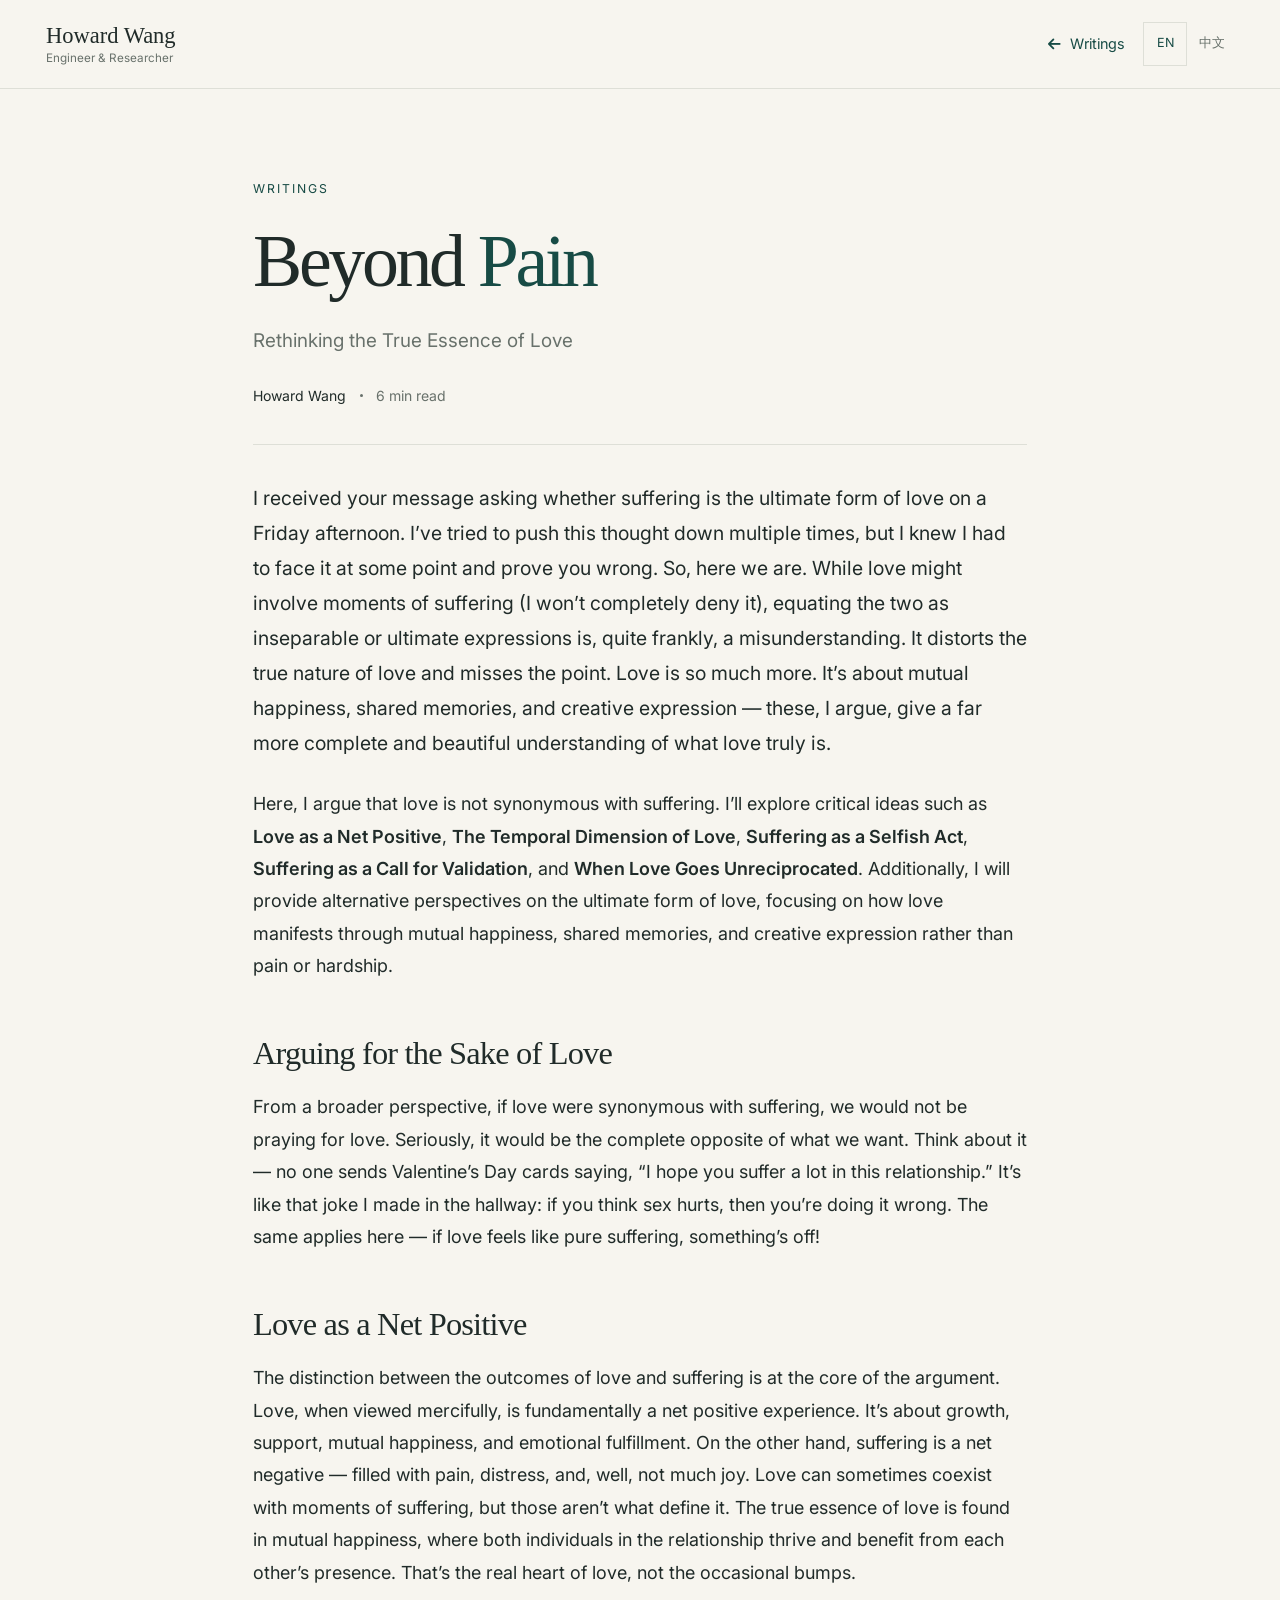
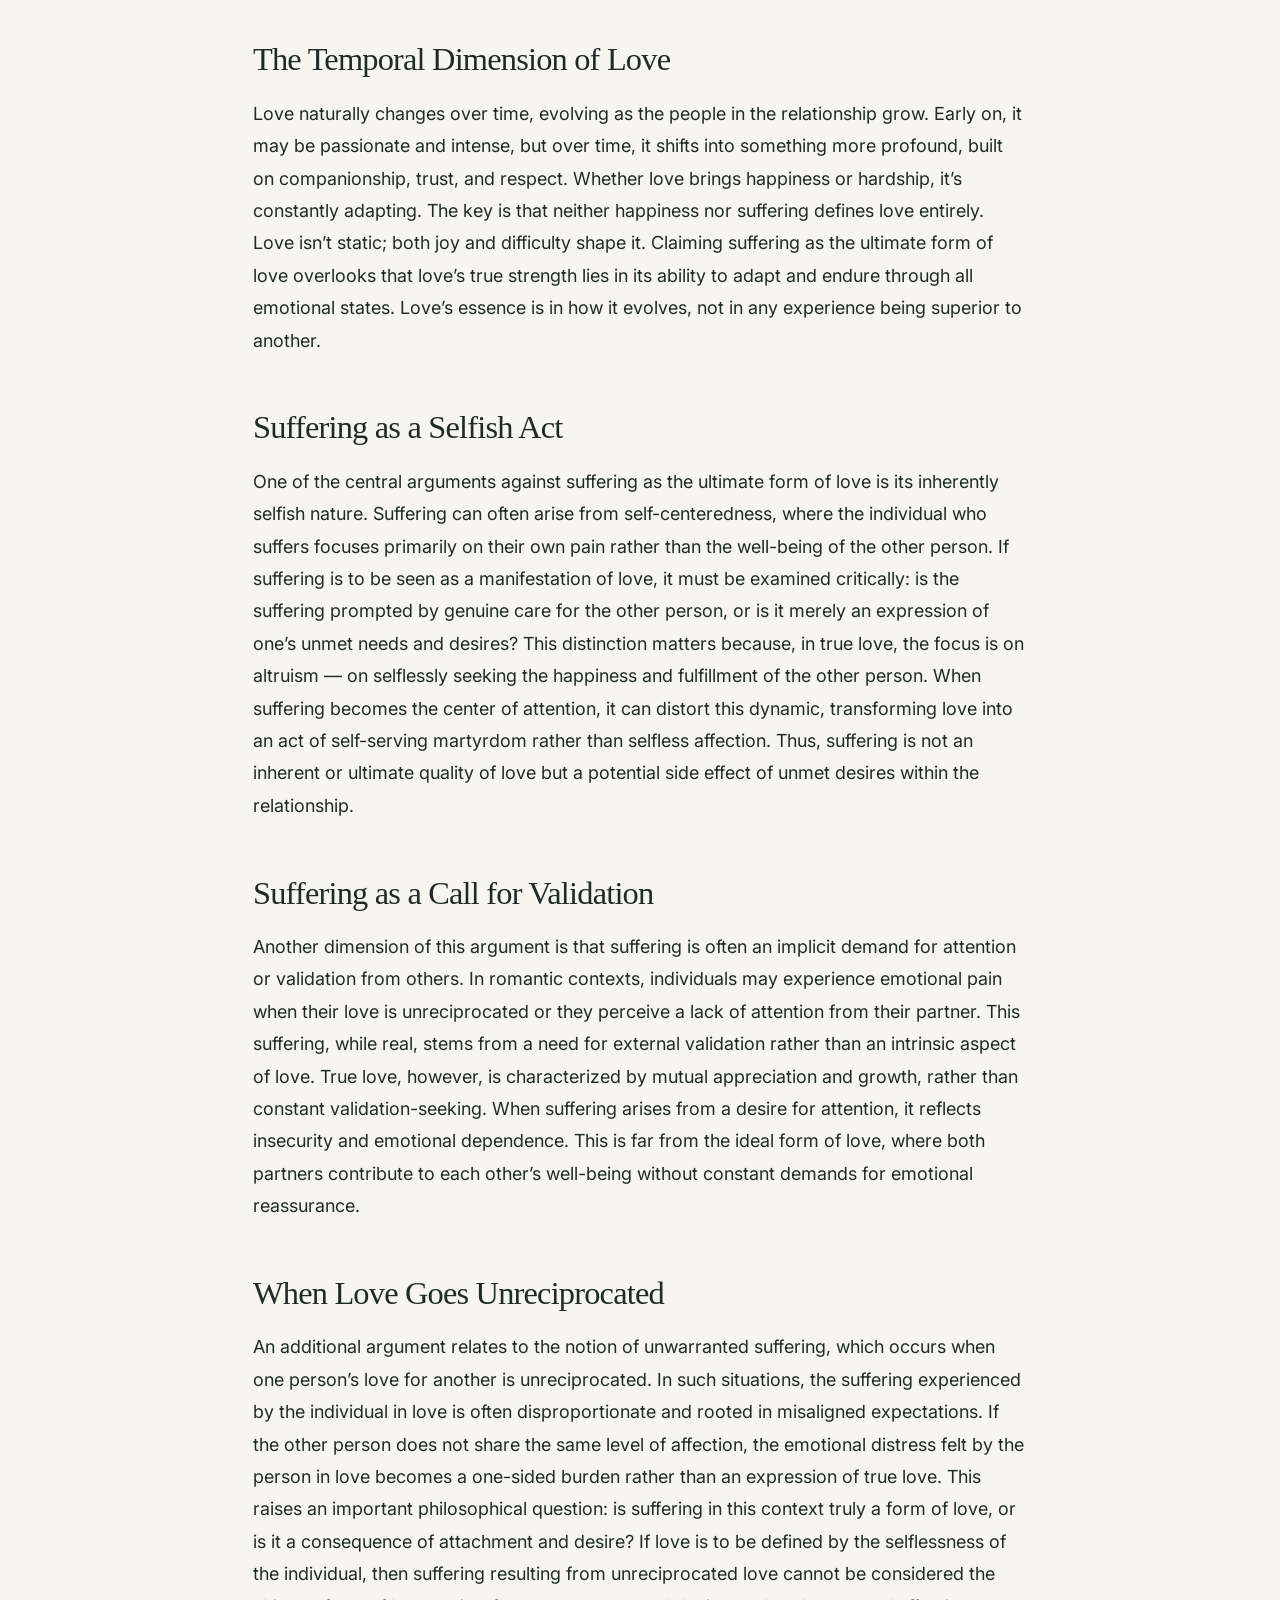
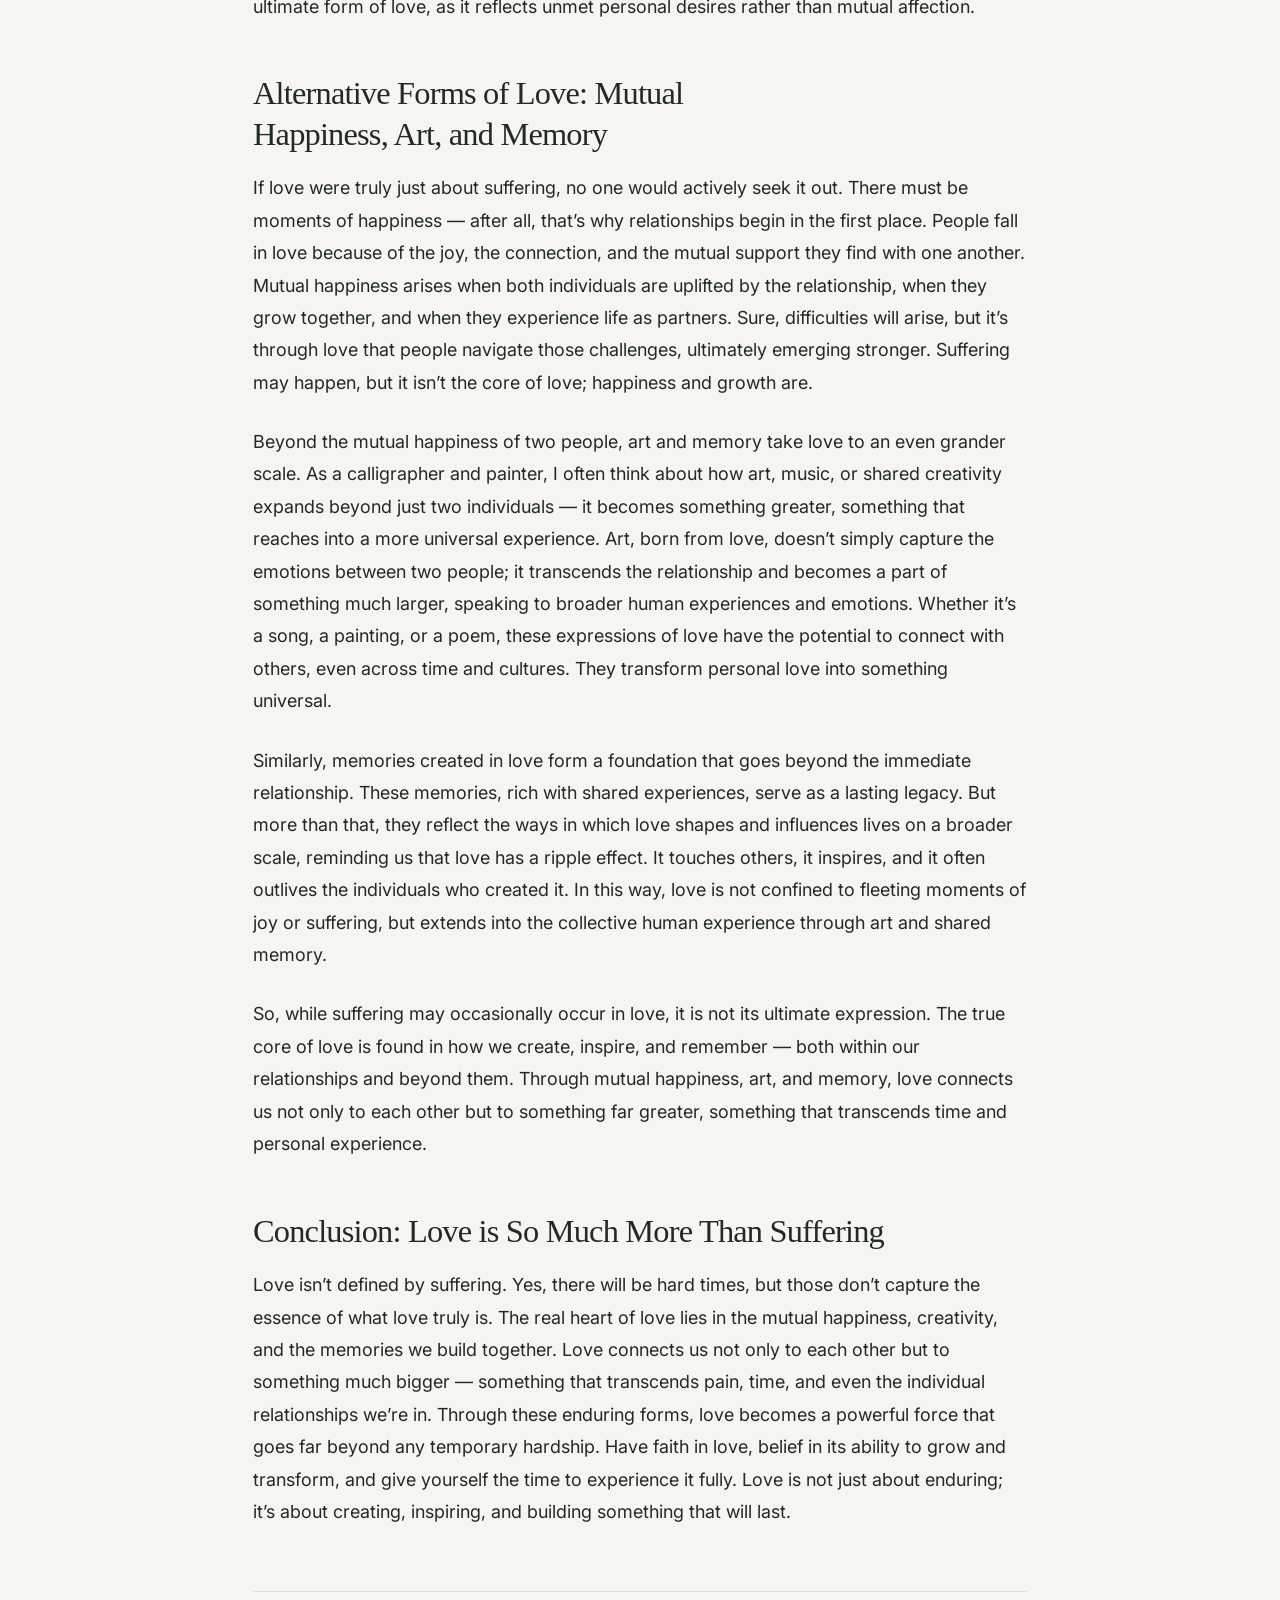
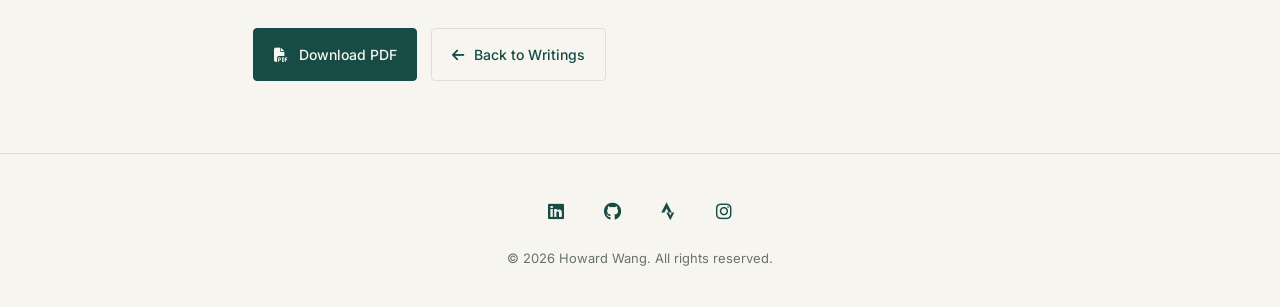
<file: blog/beyond-pain.html>
<!DOCTYPE html>
<html lang="en">
<head>
  <meta charset="UTF-8" />
  <meta name="viewport" content="width=device-width, initial-scale=1.0" />
  <meta name="description" content="Beyond Pain: Rethinking the True Essence of Love — an essay by Howard Wang on why love is not synonymous with suffering." />
  <meta name="author" content="Howard Wang" />
  <link rel="canonical" href="https://howardwhsrun.github.io/main/blog/beyond-pain.html" />
  <meta property="og:type" content="article" />
  <meta property="og:site_name" content="Howard Wang" />
  <meta property="og:title" content="Beyond Pain — Howard Wang" />
  <meta property="og:description" content="Beyond Pain: Rethinking the True Essence of Love — an essay by Howard Wang on why love is not synonymous with suffering." />
  <meta property="og:url" content="https://howardwhsrun.github.io/main/blog/beyond-pain.html" />
  <meta name="twitter:card" content="summary" />
  <link rel="preconnect" href="https://fonts.googleapis.com" />
  <link rel="preconnect" href="https://fonts.gstatic.com" crossorigin />
  <title>Beyond Pain — Howard Wang</title>
  <link href="https://fonts.googleapis.com/css2?family=Inter:wght@400;500;600&display=swap" rel="stylesheet" />
  <link rel="stylesheet" href="https://cdnjs.cloudflare.com/ajax/libs/font-awesome/6.4.0/css/all.min.css" />
  <link rel="stylesheet" href="article.css" />
</head>
<body>
  <div class="reading-progress" id="readingProgress" aria-hidden="true"></div>

  <nav class="site-nav" id="siteNav">
    <div class="nav-inner">
      <a class="nav-logo" href="../index.html">
        <span class="logo-text">Howard Wang</span>
        <span class="logo-subtitle">Engineer &amp; Researcher</span>
      </a>
      <div class="nav-actions">
        <a class="back-link" href="../index.html#blog" aria-label="Back to Writings">
          <i class="fas fa-arrow-left"></i>
          <span data-en="Writings" data-zh="随笔">Writings</span>
        </a>
        <div class="lang-toggle">
          <button class="active" type="button" data-lang="en" aria-label="Show navigation in English" aria-pressed="true">EN</button>
          <button type="button" data-lang="zh" aria-label="Show navigation in Chinese" aria-pressed="false">中文</button>
        </div>
      </div>
    </div>
  </nav>

  <header class="article-hero">
    <p class="article-overline" data-en="Writings" data-zh="随笔">Writings</p>
    <h1 class="article-title">Beyond <span class="grad">Pain</span></h1>
    <p class="article-subtitle" data-en="Rethinking the True Essence of Love" data-zh="重新思考爱的本质">Rethinking the True Essence of Love</p>
    <div class="article-meta">
      <span class="author">Howard Wang</span>
      <span class="dot"></span>
      <span class="read-time" id="readTime">6 min read</span>
    </div>
    <div class="hero-divider"></div>
  </header>

  <main class="article-wrap" id="main-content">
    <article class="article-body reveal">

      <p class="lead">I received your message asking whether suffering is the ultimate form of love on a Friday afternoon. I&rsquo;ve tried to push this thought down multiple times, but I knew I had to face it at some point and prove you wrong. So, here we are. While love might involve moments of suffering (I won&rsquo;t completely deny it), equating the two as inseparable or ultimate expressions is, quite frankly, a misunderstanding. It distorts the true nature of love and misses the point. Love is so much more. It&rsquo;s about mutual happiness, shared memories, and creative expression — these, I argue, give a far more complete and beautiful understanding of what love truly is.</p>

      <p>Here, I argue that love is not synonymous with suffering. I&rsquo;ll explore critical ideas such as <strong>Love as a Net Positive</strong>, <strong>The Temporal Dimension of Love</strong>, <strong>Suffering as a Selfish Act</strong>, <strong>Suffering as a Call for Validation</strong>, and <strong>When Love Goes Unreciprocated</strong>. Additionally, I will provide alternative perspectives on the ultimate form of love, focusing on how love manifests through mutual happiness, shared memories, and creative expression rather than pain or hardship.</p>

      <h2>Arguing for the Sake of Love</h2>

      <p>From a broader perspective, if love were synonymous with suffering, we would not be praying for love. Seriously, it would be the complete opposite of what we want. Think about it — no one sends Valentine&rsquo;s Day cards saying, &ldquo;I hope you suffer a lot in this relationship.&rdquo; It&rsquo;s like that joke I made in the hallway: if you think sex hurts, then you&rsquo;re doing it wrong. The same applies here — if love feels like pure suffering, something&rsquo;s off!</p>

      <h2>Love as a Net Positive</h2>

      <p>The distinction between the outcomes of love and suffering is at the core of the argument. Love, when viewed mercifully, is fundamentally a net positive experience. It&rsquo;s about growth, support, mutual happiness, and emotional fulfillment. On the other hand, suffering is a net negative — filled with pain, distress, and, well, not much joy. Love can sometimes coexist with moments of suffering, but those aren&rsquo;t what define it. The true essence of love is found in mutual happiness, where both individuals in the relationship thrive and benefit from each other&rsquo;s presence. That&rsquo;s the real heart of love, not the occasional bumps.</p>

      <h2>The Temporal Dimension of Love</h2>

      <p>Love naturally changes over time, evolving as the people in the relationship grow. Early on, it may be passionate and intense, but over time, it shifts into something more profound, built on companionship, trust, and respect. Whether love brings happiness or hardship, it&rsquo;s constantly adapting. The key is that neither happiness nor suffering defines love entirely. Love isn&rsquo;t static; both joy and difficulty shape it. Claiming suffering as the ultimate form of love overlooks that love&rsquo;s true strength lies in its ability to adapt and endure through all emotional states. Love&rsquo;s essence is in how it evolves, not in any experience being superior to another.</p>

      <h2>Suffering as a Selfish Act</h2>

      <p>One of the central arguments against suffering as the ultimate form of love is its inherently selfish nature. Suffering can often arise from self-centeredness, where the individual who suffers focuses primarily on their own pain rather than the well-being of the other person. If suffering is to be seen as a manifestation of love, it must be examined critically: is the suffering prompted by genuine care for the other person, or is it merely an expression of one&rsquo;s unmet needs and desires? This distinction matters because, in true love, the focus is on altruism — on selflessly seeking the happiness and fulfillment of the other person. When suffering becomes the center of attention, it can distort this dynamic, transforming love into an act of self-serving martyrdom rather than selfless affection. Thus, suffering is not an inherent or ultimate quality of love but a potential side effect of unmet desires within the relationship.</p>

      <h2>Suffering as a Call for Validation</h2>

      <p>Another dimension of this argument is that suffering is often an implicit demand for attention or validation from others. In romantic contexts, individuals may experience emotional pain when their love is unreciprocated or they perceive a lack of attention from their partner. This suffering, while real, stems from a need for external validation rather than an intrinsic aspect of love. True love, however, is characterized by mutual appreciation and growth, rather than constant validation-seeking. When suffering arises from a desire for attention, it reflects insecurity and emotional dependence. This is far from the ideal form of love, where both partners contribute to each other&rsquo;s well-being without constant demands for emotional reassurance.</p>

      <h2>When Love Goes Unreciprocated</h2>

      <p>An additional argument relates to the notion of unwarranted suffering, which occurs when one person&rsquo;s love for another is unreciprocated. In such situations, the suffering experienced by the individual in love is often disproportionate and rooted in misaligned expectations. If the other person does not share the same level of affection, the emotional distress felt by the person in love becomes a one-sided burden rather than an expression of true love. This raises an important philosophical question: is suffering in this context truly a form of love, or is it a consequence of attachment and desire? If love is to be defined by the selflessness of the individual, then suffering resulting from unreciprocated love cannot be considered the ultimate form of love, as it reflects unmet personal desires rather than mutual affection.</p>

      <h2>Alternative Forms of Love: Mutual Happiness, Art, and Memory</h2>

      <p>If love were truly just about suffering, no one would actively seek it out. There must be moments of happiness — after all, that&rsquo;s why relationships begin in the first place. People fall in love because of the joy, the connection, and the mutual support they find with one another. Mutual happiness arises when both individuals are uplifted by the relationship, when they grow together, and when they experience life as partners. Sure, difficulties will arise, but it&rsquo;s through love that people navigate those challenges, ultimately emerging stronger. Suffering may happen, but it isn&rsquo;t the core of love; happiness and growth are.</p>

      <p>Beyond the mutual happiness of two people, art and memory take love to an even grander scale. As a calligrapher and painter, I often think about how art, music, or shared creativity expands beyond just two individuals — it becomes something greater, something that reaches into a more universal experience. Art, born from love, doesn&rsquo;t simply capture the emotions between two people; it transcends the relationship and becomes a part of something much larger, speaking to broader human experiences and emotions. Whether it&rsquo;s a song, a painting, or a poem, these expressions of love have the potential to connect with others, even across time and cultures. They transform personal love into something universal.</p>

      <p>Similarly, memories created in love form a foundation that goes beyond the immediate relationship. These memories, rich with shared experiences, serve as a lasting legacy. But more than that, they reflect the ways in which love shapes and influences lives on a broader scale, reminding us that love has a ripple effect. It touches others, it inspires, and it often outlives the individuals who created it. In this way, love is not confined to fleeting moments of joy or suffering, but extends into the collective human experience through art and shared memory.</p>

      <p>So, while suffering may occasionally occur in love, it is not its ultimate expression. The true core of love is found in how we create, inspire, and remember — both within our relationships and beyond them. Through mutual happiness, art, and memory, love connects us not only to each other but to something far greater, something that transcends time and personal experience.</p>

      <h2>Conclusion: Love is So Much More Than Suffering</h2>

      <p>Love isn&rsquo;t defined by suffering. Yes, there will be hard times, but those don&rsquo;t capture the essence of what love truly is. The real heart of love lies in the mutual happiness, creativity, and the memories we build together. Love connects us not only to each other but to something much bigger — something that transcends pain, time, and even the individual relationships we&rsquo;re in. Through these enduring forms, love becomes a powerful force that goes far beyond any temporary hardship. Have faith in love, belief in its ability to grow and transform, and give yourself the time to experience it fully. Love is not just about enduring; it&rsquo;s about creating, inspiring, and building something that will last.</p>

    </article>

    <div class="article-actions">
      <a class="btn btn-primary" href="../assets/documents/writings/Beyond Pain_ Rethinking the True Essence of Love.pdf" target="_blank" rel="noopener noreferrer">
        <i class="fas fa-file-pdf"></i>
        <span data-en="Download PDF" data-zh="下载 PDF">Download PDF</span>
      </a>
      <a class="btn btn-ghost" href="../index.html#blog">
        <i class="fas fa-arrow-left"></i>
        <span data-en="Back to Writings" data-zh="返回随笔">Back to Writings</span>
      </a>
    </div>
  </main>

  <footer class="site-footer">
    <div class="social">
      <a href="https://www.linkedin.com/in/howard-wang-00758320a/" target="_blank" rel="noopener noreferrer" aria-label="LinkedIn"><i class="fab fa-linkedin"></i></a>
      <a href="https://github.com/HowardWHSrun" target="_blank" rel="noopener noreferrer" aria-label="GitHub"><i class="fab fa-github"></i></a>
      <a href="https://www.strava.com/athletes/35107207" target="_blank" rel="noopener noreferrer" aria-label="Strava"><i class="fab fa-strava"></i></a>
      <a href="https://www.instagram.com/howardwhs" target="_blank" rel="noopener noreferrer" aria-label="Instagram"><i class="fab fa-instagram"></i></a>
    </div>
    <p>&copy; 2026 Howard Wang. All rights reserved.</p>
  </footer>

  <script src="blog.js"></script>
</body>
</html>
</file>
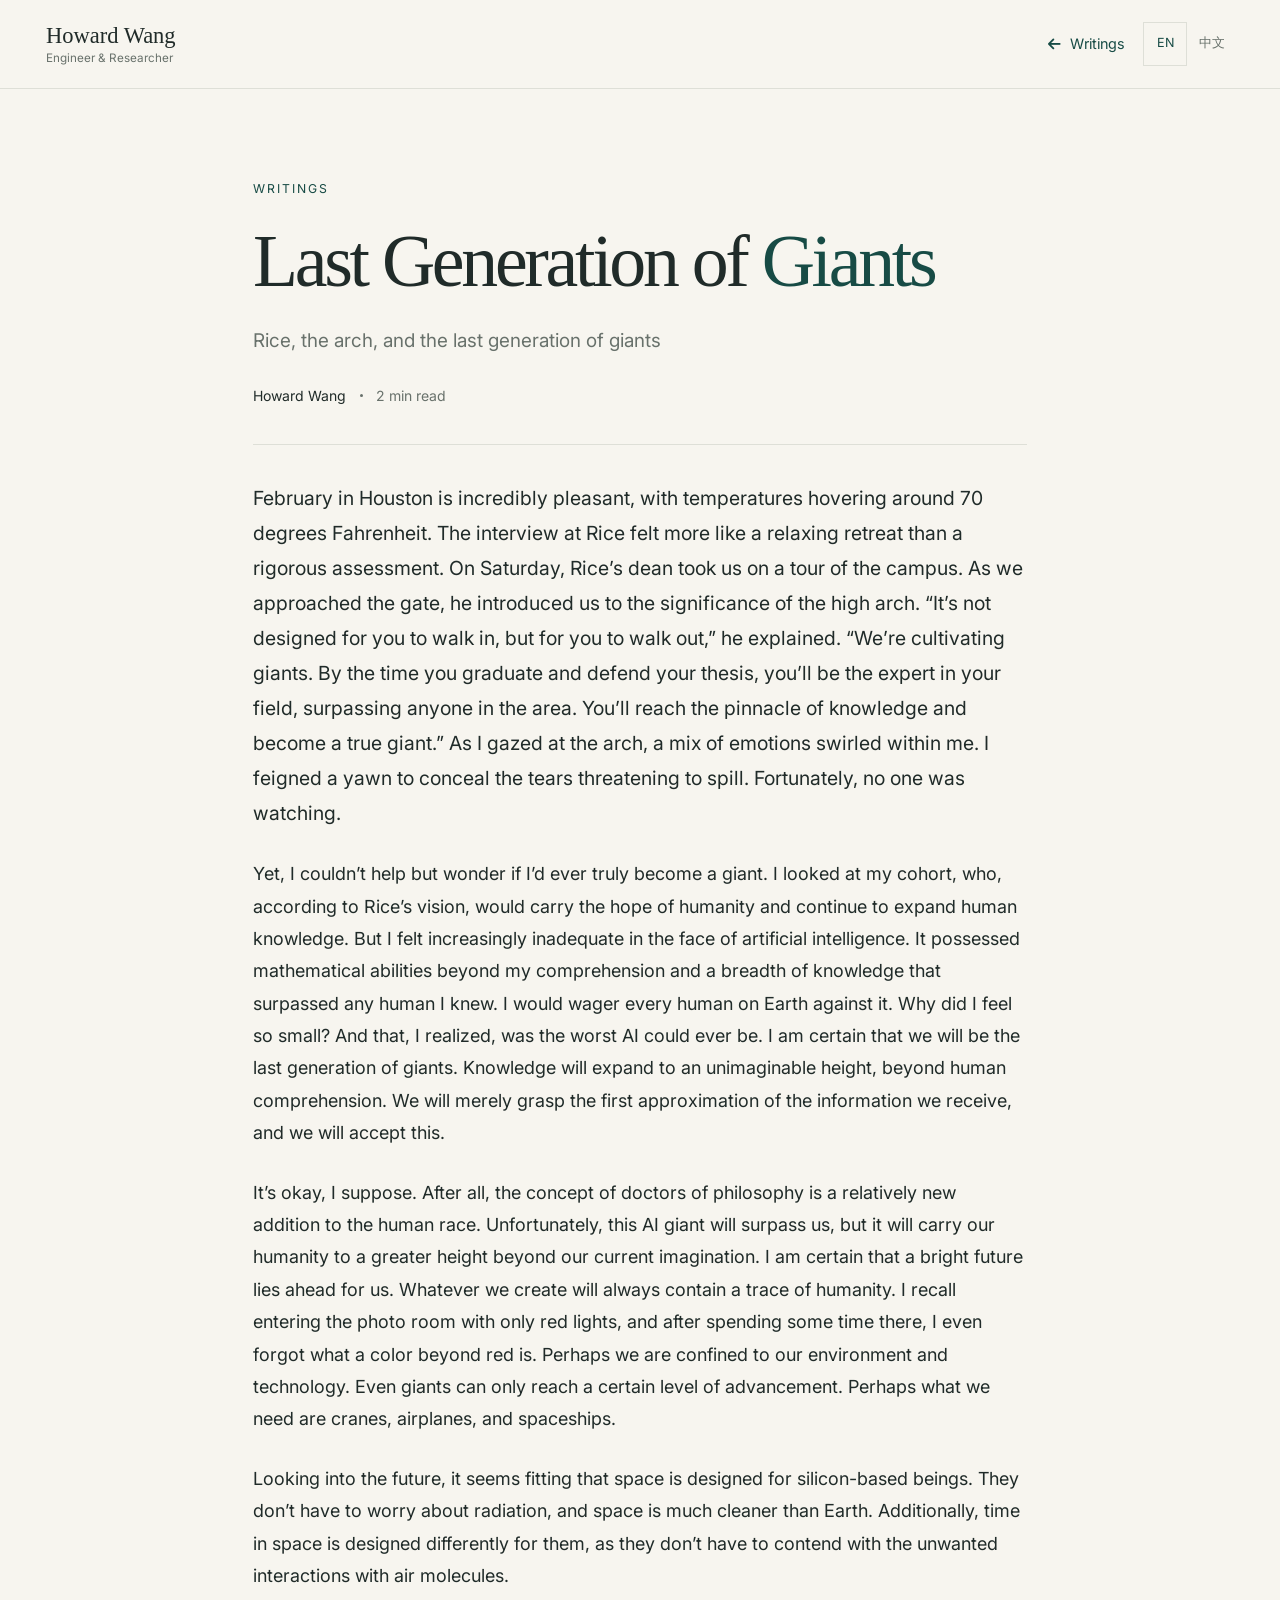
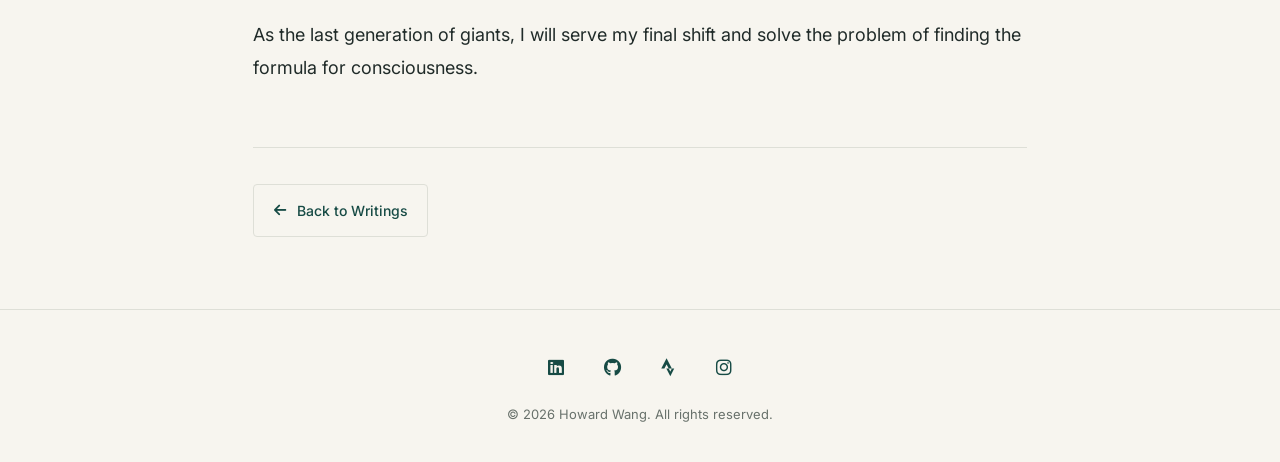
<file: blog/last-generation-of-giants.html>
<!DOCTYPE html>
<html lang="en">
<head>
  <meta charset="UTF-8" />
  <meta name="viewport" content="width=device-width, initial-scale=1.0" />
  <meta name="description" content="Last Generation of Giants — an essay by Howard Wang on Rice, the arch, and being the last generation before AI." />
  <meta name="author" content="Howard Wang" />
  <link rel="canonical" href="https://howardwhsrun.github.io/main/blog/last-generation-of-giants.html" />
  <meta property="og:type" content="article" />
  <meta property="og:site_name" content="Howard Wang" />
  <meta property="og:title" content="Last Generation of Giants — Howard Wang" />
  <meta property="og:description" content="Last Generation of Giants — an essay by Howard Wang on Rice, the arch, and being the last generation before AI." />
  <meta property="og:url" content="https://howardwhsrun.github.io/main/blog/last-generation-of-giants.html" />
  <meta name="twitter:card" content="summary" />
  <link rel="preconnect" href="https://fonts.googleapis.com" />
  <link rel="preconnect" href="https://fonts.gstatic.com" crossorigin />
  <title>Last Generation of Giants — Howard Wang</title>
  <link href="https://fonts.googleapis.com/css2?family=Inter:wght@400;500;600&display=swap" rel="stylesheet" />
  <link rel="stylesheet" href="https://cdnjs.cloudflare.com/ajax/libs/font-awesome/6.4.0/css/all.min.css" />
  <link rel="stylesheet" href="article.css" />
</head>
<body>
  <div class="reading-progress" id="readingProgress" aria-hidden="true"></div>

  <nav class="site-nav" id="siteNav">
    <div class="nav-inner">
      <a class="nav-logo" href="../index.html">
        <span class="logo-text">Howard Wang</span>
        <span class="logo-subtitle">Engineer &amp; Researcher</span>
      </a>
      <div class="nav-actions">
        <a class="back-link" href="../index.html#blog" aria-label="Back to Writings">
          <i class="fas fa-arrow-left"></i>
          <span data-en="Writings" data-zh="随笔">Writings</span>
        </a>
        <div class="lang-toggle">
          <button class="active" type="button" data-lang="en" aria-label="Show navigation in English" aria-pressed="true">EN</button>
          <button type="button" data-lang="zh" aria-label="Show navigation in Chinese" aria-pressed="false">中文</button>
        </div>
      </div>
    </div>
  </nav>

  <header class="article-hero">
    <p class="article-overline" data-en="Writings" data-zh="随笔">Writings</p>
    <h1 class="article-title">Last Generation of <span class="grad">Giants</span></h1>
    <p class="article-subtitle" data-en="Rice, the arch, and the last generation of giants" data-zh="莱斯、拱门与最后一代巨人">Rice, the arch, and the last generation of giants</p>
    <div class="article-meta">
      <span class="author">Howard Wang</span>
      <span class="dot"></span>
      <span class="read-time" id="readTime">2 min read</span>
    </div>
    <div class="hero-divider"></div>
  </header>

  <main class="article-wrap" id="main-content">
    <article class="article-body reveal">

      <p class="lead">February in Houston is incredibly pleasant, with temperatures hovering around 70 degrees Fahrenheit. The interview at Rice felt more like a relaxing retreat than a rigorous assessment. On Saturday, Rice&rsquo;s dean took us on a tour of the campus. As we approached the gate, he introduced us to the significance of the high arch. &ldquo;It&rsquo;s not designed for you to walk in, but for you to walk out,&rdquo; he explained. &ldquo;We&rsquo;re cultivating giants. By the time you graduate and defend your thesis, you&rsquo;ll be the expert in your field, surpassing anyone in the area. You&rsquo;ll reach the pinnacle of knowledge and become a true giant.&rdquo; As I gazed at the arch, a mix of emotions swirled within me. I feigned a yawn to conceal the tears threatening to spill. Fortunately, no one was watching.</p>

      <p>Yet, I couldn&rsquo;t help but wonder if I&rsquo;d ever truly become a giant. I looked at my cohort, who, according to Rice&rsquo;s vision, would carry the hope of humanity and continue to expand human knowledge. But I felt increasingly inadequate in the face of artificial intelligence. It possessed mathematical abilities beyond my comprehension and a breadth of knowledge that surpassed any human I knew. I would wager every human on Earth against it. Why did I feel so small? And that, I realized, was the worst AI could ever be. I am certain that we will be the last generation of giants. Knowledge will expand to an unimaginable height, beyond human comprehension. We will merely grasp the first approximation of the information we receive, and we will accept this.</p>

      <p>It&rsquo;s okay, I suppose. After all, the concept of doctors of philosophy is a relatively new addition to the human race. Unfortunately, this AI giant will surpass us, but it will carry our humanity to a greater height beyond our current imagination. I am certain that a bright future lies ahead for us. Whatever we create will always contain a trace of humanity. I recall entering the photo room with only red lights, and after spending some time there, I even forgot what a color beyond red is. Perhaps we are confined to our environment and technology. Even giants can only reach a certain level of advancement. Perhaps what we need are cranes, airplanes, and spaceships.</p>

      <p>Looking into the future, it seems fitting that space is designed for silicon-based beings. They don&rsquo;t have to worry about radiation, and space is much cleaner than Earth. Additionally, time in space is designed differently for them, as they don&rsquo;t have to contend with the unwanted interactions with air molecules.</p>

      <p>As the last generation of giants, I will serve my final shift and solve the problem of finding the formula for consciousness.</p>

    </article>

    <div class="article-actions">
      <a class="btn btn-ghost" href="../index.html#blog">
        <i class="fas fa-arrow-left"></i>
        <span data-en="Back to Writings" data-zh="返回随笔">Back to Writings</span>
      </a>
    </div>
  </main>

  <footer class="site-footer">
    <div class="social">
      <a href="https://www.linkedin.com/in/howard-wang-00758320a/" target="_blank" rel="noopener noreferrer" aria-label="LinkedIn"><i class="fab fa-linkedin"></i></a>
      <a href="https://github.com/HowardWHSrun" target="_blank" rel="noopener noreferrer" aria-label="GitHub"><i class="fab fa-github"></i></a>
      <a href="https://www.strava.com/athletes/35107207" target="_blank" rel="noopener noreferrer" aria-label="Strava"><i class="fab fa-strava"></i></a>
      <a href="https://www.instagram.com/howardwhs" target="_blank" rel="noopener noreferrer" aria-label="Instagram"><i class="fab fa-instagram"></i></a>
    </div>
    <p>&copy; 2026 Howard Wang. All rights reserved.</p>
  </footer>

  <script src="blog.js"></script>
</body>
</html>
</file>
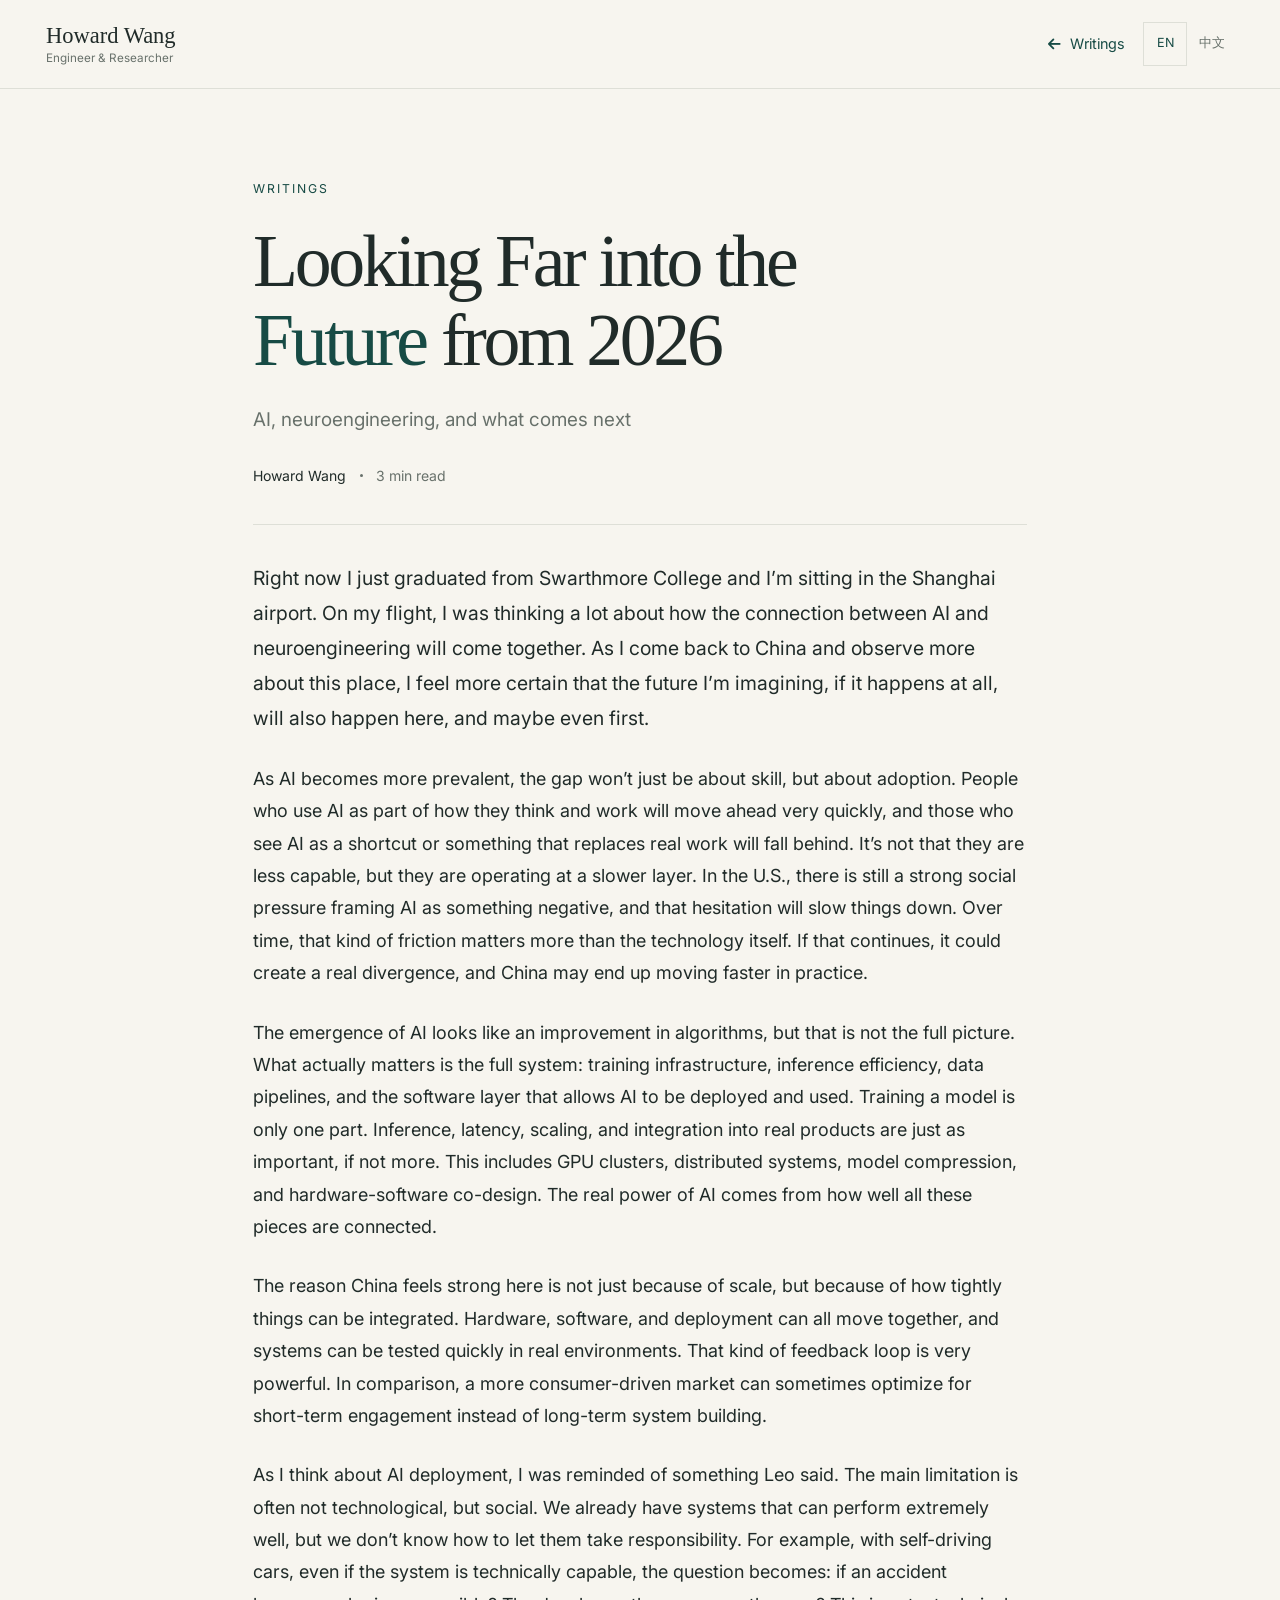
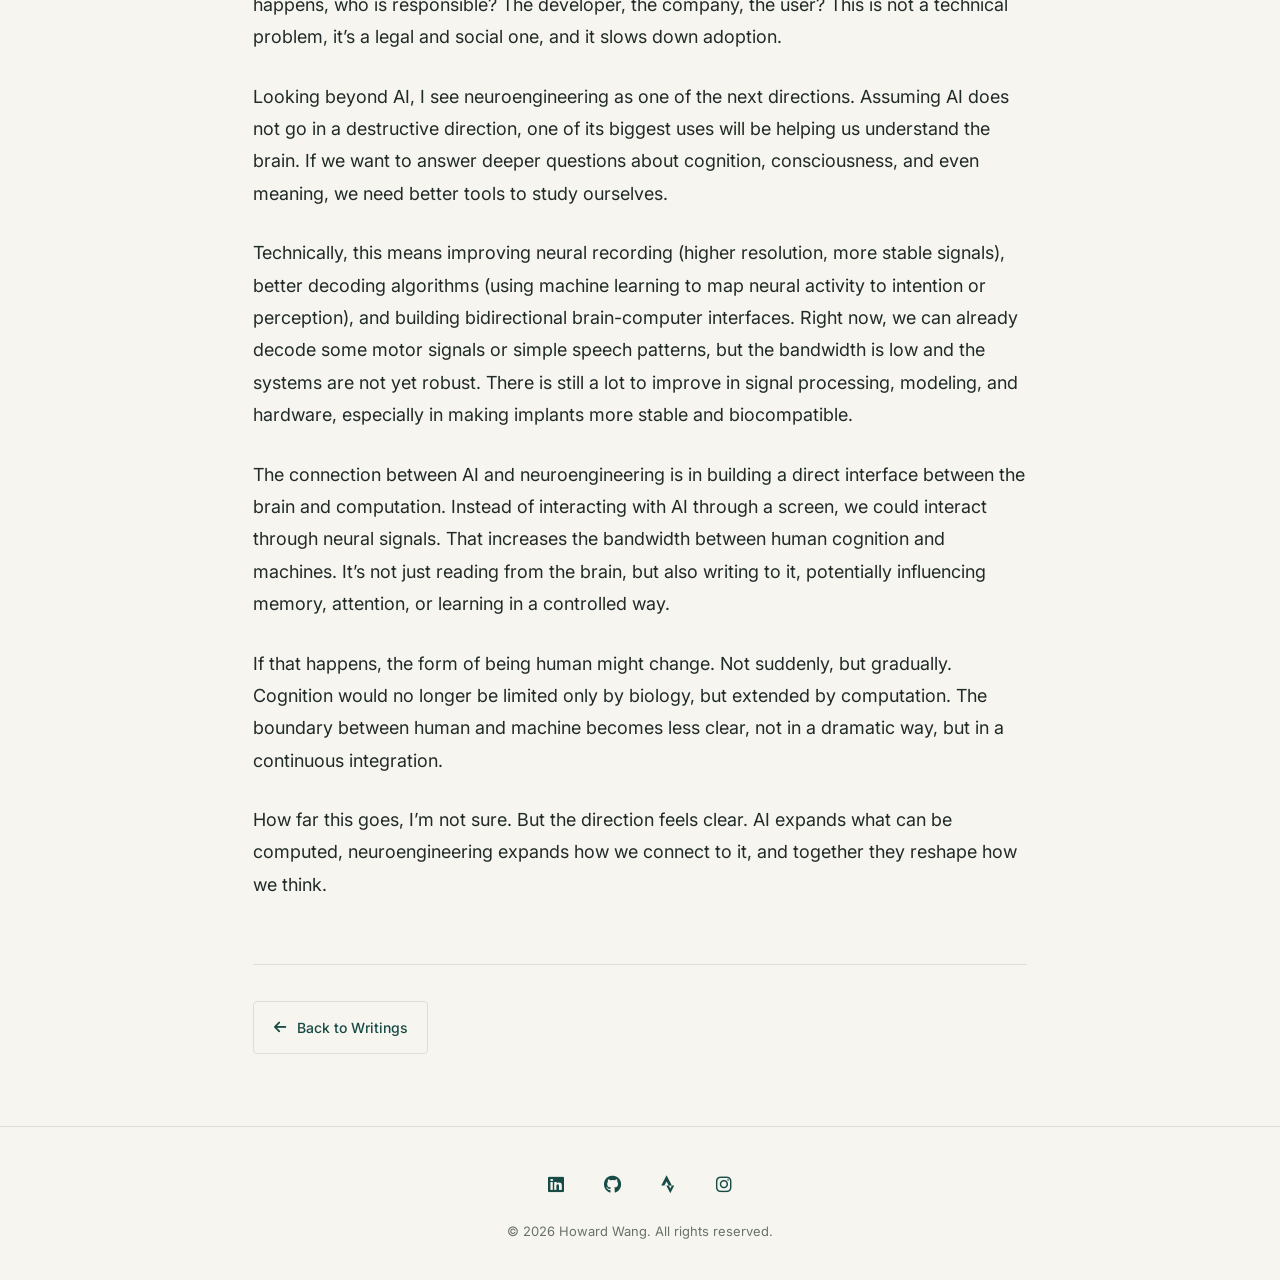
<file: blog/looking-far-into-the-future.html>
<!DOCTYPE html>
<html lang="en">
<head>
  <meta charset="UTF-8" />
  <meta name="viewport" content="width=device-width, initial-scale=1.0" />
  <meta name="description" content="Looking Far into the Future from 2026 — an essay by Howard Wang on AI, neuroengineering, and the shifting boundary of being human." />
  <meta name="author" content="Howard Wang" />
  <link rel="canonical" href="https://howardwhsrun.github.io/main/blog/looking-far-into-the-future.html" />
  <meta property="og:type" content="article" />
  <meta property="og:site_name" content="Howard Wang" />
  <meta property="og:title" content="Looking Far into the Future from 2026 — Howard Wang" />
  <meta property="og:description" content="Looking Far into the Future from 2026 — an essay by Howard Wang on AI, neuroengineering, and the shifting boundary of being human." />
  <meta property="og:url" content="https://howardwhsrun.github.io/main/blog/looking-far-into-the-future.html" />
  <meta name="twitter:card" content="summary" />
  <link rel="preconnect" href="https://fonts.googleapis.com" />
  <link rel="preconnect" href="https://fonts.gstatic.com" crossorigin />
  <title>Looking Far into the Future from 2026 — Howard Wang</title>
  <link href="https://fonts.googleapis.com/css2?family=Inter:wght@400;500;600&display=swap" rel="stylesheet" />
  <link rel="stylesheet" href="https://cdnjs.cloudflare.com/ajax/libs/font-awesome/6.4.0/css/all.min.css" />
  <link rel="stylesheet" href="article.css" />
</head>
<body>
  <div class="reading-progress" id="readingProgress" aria-hidden="true"></div>

  <nav class="site-nav" id="siteNav">
    <div class="nav-inner">
      <a class="nav-logo" href="../index.html">
        <span class="logo-text">Howard Wang</span>
        <span class="logo-subtitle">Engineer &amp; Researcher</span>
      </a>
      <div class="nav-actions">
        <a class="back-link" href="../index.html#blog" aria-label="Back to Writings">
          <i class="fas fa-arrow-left"></i>
          <span data-en="Writings" data-zh="随笔">Writings</span>
        </a>
        <div class="lang-toggle">
          <button class="active" type="button" data-lang="en" aria-label="Show navigation in English" aria-pressed="true">EN</button>
          <button type="button" data-lang="zh" aria-label="Show navigation in Chinese" aria-pressed="false">中文</button>
        </div>
      </div>
    </div>
  </nav>

  <header class="article-hero">
    <p class="article-overline" data-en="Writings" data-zh="随笔">Writings</p>
    <h1 class="article-title">Looking Far into the <span class="grad">Future</span> from 2026</h1>
    <p class="article-subtitle" data-en="AI, neuroengineering, and what comes next" data-zh="AI、神经工程与未来走向">AI, neuroengineering, and what comes next</p>
    <div class="article-meta">
      <span class="author">Howard Wang</span>
      <span class="dot"></span>
      <span class="read-time" id="readTime">3 min read</span>
    </div>
    <div class="hero-divider"></div>
  </header>

  <main class="article-wrap" id="main-content">
    <article class="article-body reveal">

      <p class="lead">Right now I just graduated from Swarthmore College and I&rsquo;m sitting in the Shanghai airport. On my flight, I was thinking a lot about how the connection between AI and neuroengineering will come together. As I come back to China and observe more about this place, I feel more certain that the future I&rsquo;m imagining, if it happens at all, will also happen here, and maybe even first.</p>

      <p>As AI becomes more prevalent, the gap won&rsquo;t just be about skill, but about adoption. People who use AI as part of how they think and work will move ahead very quickly, and those who see AI as a shortcut or something that replaces real work will fall behind. It&rsquo;s not that they are less capable, but they are operating at a slower layer. In the U.S., there is still a strong social pressure framing AI as something negative, and that hesitation will slow things down. Over time, that kind of friction matters more than the technology itself. If that continues, it could create a real divergence, and China may end up moving faster in practice.</p>

      <p>The emergence of AI looks like an improvement in algorithms, but that is not the full picture. What actually matters is the full system: training infrastructure, inference efficiency, data pipelines, and the software layer that allows AI to be deployed and used. Training a model is only one part. Inference, latency, scaling, and integration into real products are just as important, if not more. This includes GPU clusters, distributed systems, model compression, and hardware-software co-design. The real power of AI comes from how well all these pieces are connected.</p>

      <p>The reason China feels strong here is not just because of scale, but because of how tightly things can be integrated. Hardware, software, and deployment can all move together, and systems can be tested quickly in real environments. That kind of feedback loop is very powerful. In comparison, a more consumer-driven market can sometimes optimize for short-term engagement instead of long-term system building.</p>

      <p>As I think about AI deployment, I was reminded of something Leo said. The main limitation is often not technological, but social. We already have systems that can perform extremely well, but we don&rsquo;t know how to let them take responsibility. For example, with self-driving cars, even if the system is technically capable, the question becomes: if an accident happens, who is responsible? The developer, the company, the user? This is not a technical problem, it&rsquo;s a legal and social one, and it slows down adoption.</p>

      <p>Looking beyond AI, I see neuroengineering as one of the next directions. Assuming AI does not go in a destructive direction, one of its biggest uses will be helping us understand the brain. If we want to answer deeper questions about cognition, consciousness, and even meaning, we need better tools to study ourselves.</p>

      <p>Technically, this means improving neural recording (higher resolution, more stable signals), better decoding algorithms (using machine learning to map neural activity to intention or perception), and building bidirectional brain-computer interfaces. Right now, we can already decode some motor signals or simple speech patterns, but the bandwidth is low and the systems are not yet robust. There is still a lot to improve in signal processing, modeling, and hardware, especially in making implants more stable and biocompatible.</p>

      <p>The connection between AI and neuroengineering is in building a direct interface between the brain and computation. Instead of interacting with AI through a screen, we could interact through neural signals. That increases the bandwidth between human cognition and machines. It&rsquo;s not just reading from the brain, but also writing to it, potentially influencing memory, attention, or learning in a controlled way.</p>

      <p>If that happens, the form of being human might change. Not suddenly, but gradually. Cognition would no longer be limited only by biology, but extended by computation. The boundary between human and machine becomes less clear, not in a dramatic way, but in a continuous integration.</p>

      <p>How far this goes, I&rsquo;m not sure. But the direction feels clear. AI expands what can be computed, neuroengineering expands how we connect to it, and together they reshape how we think.</p>

    </article>

    <div class="article-actions">
      <a class="btn btn-ghost" href="../index.html#blog">
        <i class="fas fa-arrow-left"></i>
        <span data-en="Back to Writings" data-zh="返回随笔">Back to Writings</span>
      </a>
    </div>
  </main>

  <footer class="site-footer">
    <div class="social">
      <a href="https://www.linkedin.com/in/howard-wang-00758320a/" target="_blank" rel="noopener noreferrer" aria-label="LinkedIn"><i class="fab fa-linkedin"></i></a>
      <a href="https://github.com/HowardWHSrun" target="_blank" rel="noopener noreferrer" aria-label="GitHub"><i class="fab fa-github"></i></a>
      <a href="https://www.strava.com/athletes/35107207" target="_blank" rel="noopener noreferrer" aria-label="Strava"><i class="fab fa-strava"></i></a>
      <a href="https://www.instagram.com/howardwhs" target="_blank" rel="noopener noreferrer" aria-label="Instagram"><i class="fab fa-instagram"></i></a>
    </div>
    <p>&copy; 2026 Howard Wang. All rights reserved.</p>
  </footer>

  <script src="blog.js"></script>
</body>
</html>
</file>
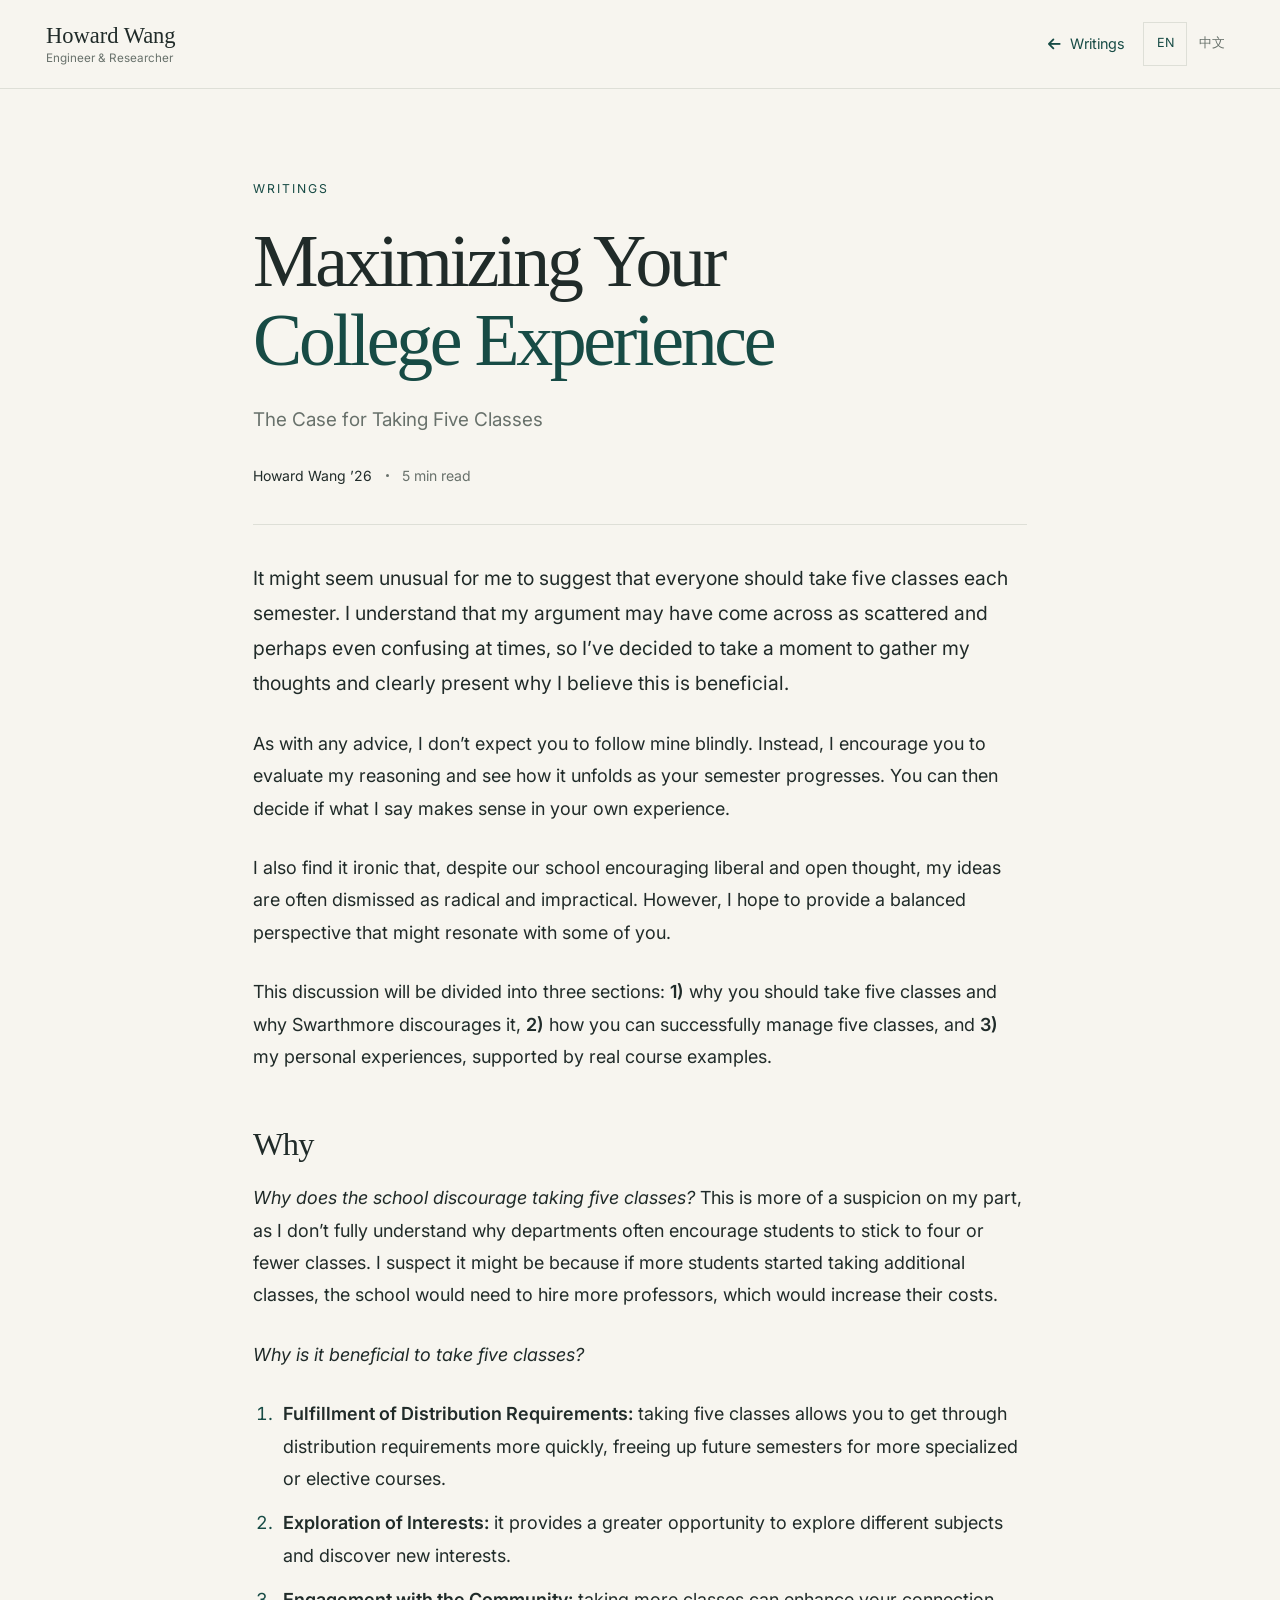
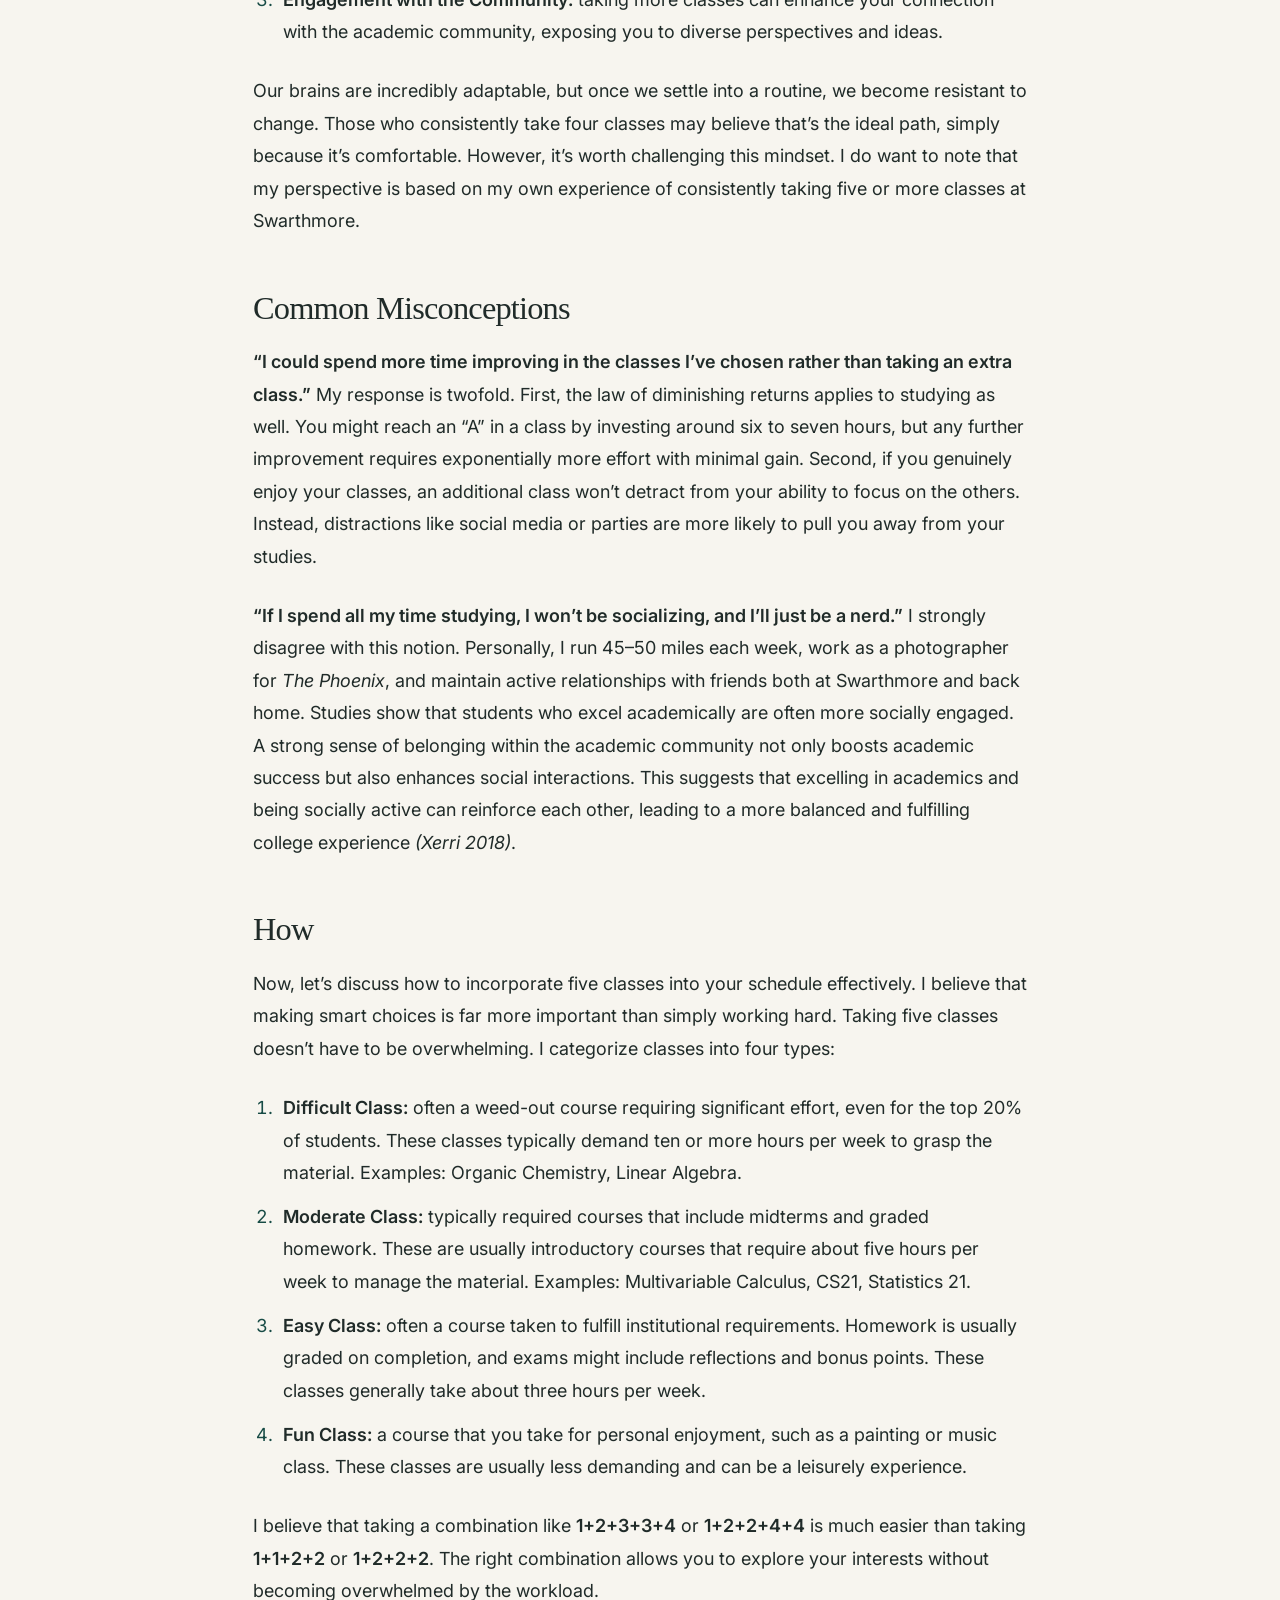
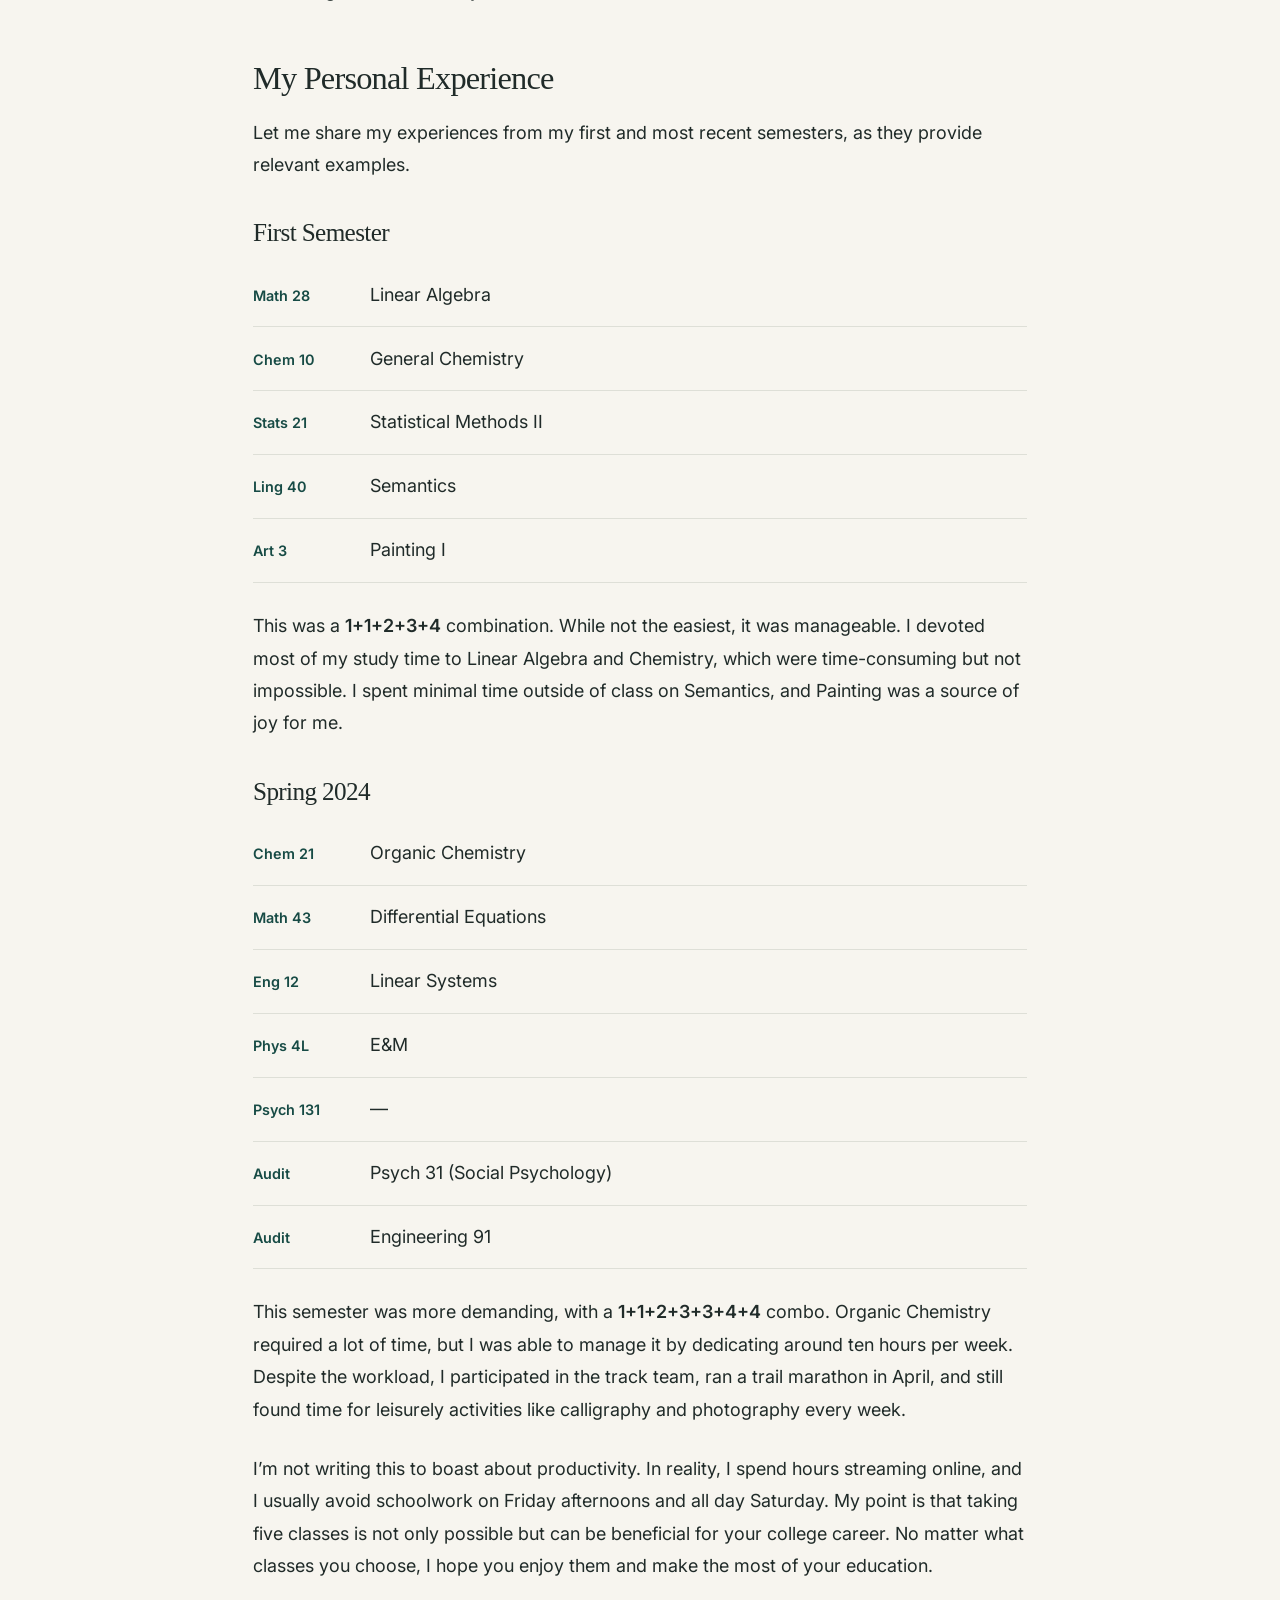
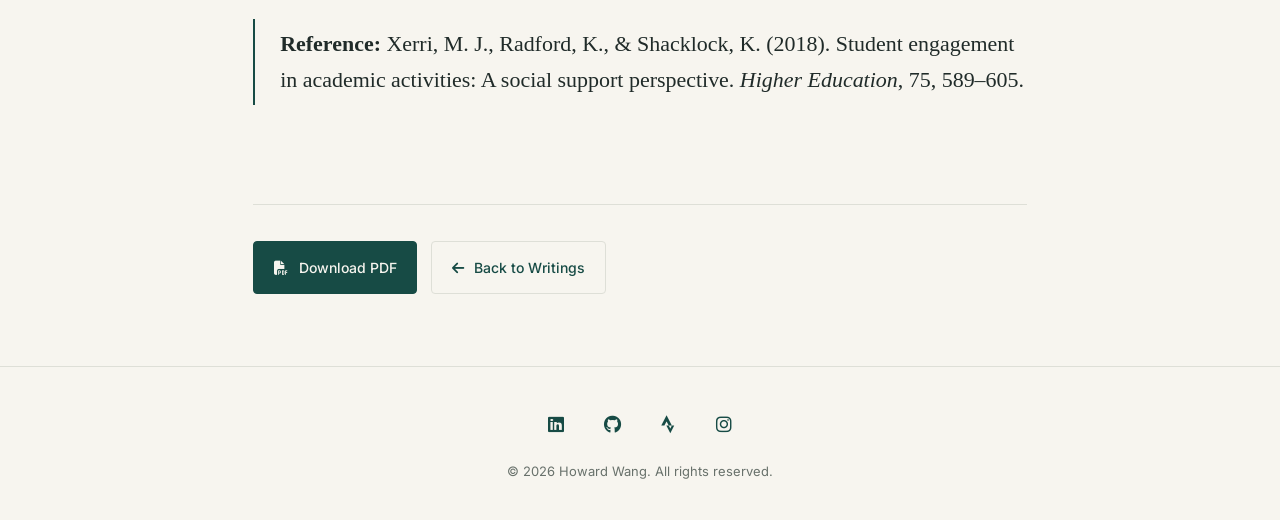
<file: blog/maximizing-college-experience.html>
<!DOCTYPE html>
<html lang="en">
<head>
  <meta charset="UTF-8" />
  <meta name="viewport" content="width=device-width, initial-scale=1.0" />
  <meta name="description" content="Maximizing Your College Experience: The Case for Taking Five Classes — an essay by Howard Wang on why and how to take five classes a semester." />
  <meta name="author" content="Howard Wang" />
  <link rel="canonical" href="https://howardwhsrun.github.io/main/blog/maximizing-college-experience.html" />
  <meta property="og:type" content="article" />
  <meta property="og:site_name" content="Howard Wang" />
  <meta property="og:title" content="Maximizing Your College Experience — Howard Wang" />
  <meta property="og:description" content="Maximizing Your College Experience: The Case for Taking Five Classes — an essay by Howard Wang on why and how to take five classes a semester." />
  <meta property="og:url" content="https://howardwhsrun.github.io/main/blog/maximizing-college-experience.html" />
  <meta name="twitter:card" content="summary" />
  <link rel="preconnect" href="https://fonts.googleapis.com" />
  <link rel="preconnect" href="https://fonts.gstatic.com" crossorigin />
  <title>Maximizing Your College Experience — Howard Wang</title>
  <link href="https://fonts.googleapis.com/css2?family=Inter:wght@400;500;600&display=swap" rel="stylesheet" />
  <link rel="stylesheet" href="https://cdnjs.cloudflare.com/ajax/libs/font-awesome/6.4.0/css/all.min.css" />
  <link rel="stylesheet" href="article.css" />
</head>
<body>
  <div class="reading-progress" id="readingProgress" aria-hidden="true"></div>

  <nav class="site-nav" id="siteNav">
    <div class="nav-inner">
      <a class="nav-logo" href="../index.html">
        <span class="logo-text">Howard Wang</span>
        <span class="logo-subtitle">Engineer &amp; Researcher</span>
      </a>
      <div class="nav-actions">
        <a class="back-link" href="../index.html#blog" aria-label="Back to Writings">
          <i class="fas fa-arrow-left"></i>
          <span data-en="Writings" data-zh="随笔">Writings</span>
        </a>
        <div class="lang-toggle">
          <button class="active" type="button" data-lang="en" aria-label="Show navigation in English" aria-pressed="true">EN</button>
          <button type="button" data-lang="zh" aria-label="Show navigation in Chinese" aria-pressed="false">中文</button>
        </div>
      </div>
    </div>
  </nav>

  <header class="article-hero">
    <p class="article-overline" data-en="Writings" data-zh="随笔">Writings</p>
    <h1 class="article-title">Maximizing Your <span class="grad">College Experience</span></h1>
    <p class="article-subtitle" data-en="The Case for Taking Five Classes" data-zh="论一学期修五门课">The Case for Taking Five Classes</p>
    <div class="article-meta">
      <span class="author">Howard Wang &rsquo;26</span>
      <span class="dot"></span>
      <span class="read-time" id="readTime">5 min read</span>
    </div>
    <div class="hero-divider"></div>
  </header>

  <main class="article-wrap" id="main-content">
    <article class="article-body reveal">

      <p class="lead">It might seem unusual for me to suggest that everyone should take five classes each semester. I understand that my argument may have come across as scattered and perhaps even confusing at times, so I&rsquo;ve decided to take a moment to gather my thoughts and clearly present why I believe this is beneficial.</p>

      <p>As with any advice, I don&rsquo;t expect you to follow mine blindly. Instead, I encourage you to evaluate my reasoning and see how it unfolds as your semester progresses. You can then decide if what I say makes sense in your own experience.</p>

      <p>I also find it ironic that, despite our school encouraging liberal and open thought, my ideas are often dismissed as radical and impractical. However, I hope to provide a balanced perspective that might resonate with some of you.</p>

      <p>This discussion will be divided into three sections: <strong>1)</strong> why you should take five classes and why Swarthmore discourages it, <strong>2)</strong> how you can successfully manage five classes, and <strong>3)</strong> my personal experiences, supported by real course examples.</p>

      <h2>Why</h2>

      <p><em>Why does the school discourage taking five classes?</em> This is more of a suspicion on my part, as I don&rsquo;t fully understand why departments often encourage students to stick to four or fewer classes. I suspect it might be because if more students started taking additional classes, the school would need to hire more professors, which would increase their costs.</p>

      <p><em>Why is it beneficial to take five classes?</em></p>

      <ol>
        <li><strong>Fulfillment of Distribution Requirements:</strong> taking five classes allows you to get through distribution requirements more quickly, freeing up future semesters for more specialized or elective courses.</li>
        <li><strong>Exploration of Interests:</strong> it provides a greater opportunity to explore different subjects and discover new interests.</li>
        <li><strong>Engagement with the Community:</strong> taking more classes can enhance your connection with the academic community, exposing you to diverse perspectives and ideas.</li>
      </ol>

      <p>Our brains are incredibly adaptable, but once we settle into a routine, we become resistant to change. Those who consistently take four classes may believe that&rsquo;s the ideal path, simply because it&rsquo;s comfortable. However, it&rsquo;s worth challenging this mindset. I do want to note that my perspective is based on my own experience of consistently taking five or more classes at Swarthmore.</p>

      <h2>Common Misconceptions</h2>

      <p><strong>&ldquo;I could spend more time improving in the classes I&rsquo;ve chosen rather than taking an extra class.&rdquo;</strong> My response is twofold. First, the law of diminishing returns applies to studying as well. You might reach an &ldquo;A&rdquo; in a class by investing around six to seven hours, but any further improvement requires exponentially more effort with minimal gain. Second, if you genuinely enjoy your classes, an additional class won&rsquo;t detract from your ability to focus on the others. Instead, distractions like social media or parties are more likely to pull you away from your studies.</p>

      <p><strong>&ldquo;If I spend all my time studying, I won&rsquo;t be socializing, and I&rsquo;ll just be a nerd.&rdquo;</strong> I strongly disagree with this notion. Personally, I run 45&ndash;50 miles each week, work as a photographer for <em>The Phoenix</em>, and maintain active relationships with friends both at Swarthmore and back home. Studies show that students who excel academically are often more socially engaged. A strong sense of belonging within the academic community not only boosts academic success but also enhances social interactions. This suggests that excelling in academics and being socially active can reinforce each other, leading to a more balanced and fulfilling college experience <em>(Xerri 2018)</em>.</p>

      <h2>How</h2>

      <p>Now, let&rsquo;s discuss how to incorporate five classes into your schedule effectively. I believe that making smart choices is far more important than simply working hard. Taking five classes doesn&rsquo;t have to be overwhelming. I categorize classes into four types:</p>

      <ol>
        <li><strong>Difficult Class:</strong> often a weed-out course requiring significant effort, even for the top 20% of students. These classes typically demand ten or more hours per week to grasp the material. Examples: Organic Chemistry, Linear Algebra.</li>
        <li><strong>Moderate Class:</strong> typically required courses that include midterms and graded homework. These are usually introductory courses that require about five hours per week to manage the material. Examples: Multivariable Calculus, CS21, Statistics 21.</li>
        <li><strong>Easy Class:</strong> often a course taken to fulfill institutional requirements. Homework is usually graded on completion, and exams might include reflections and bonus points. These classes generally take about three hours per week.</li>
        <li><strong>Fun Class:</strong> a course that you take for personal enjoyment, such as a painting or music class. These classes are usually less demanding and can be a leisurely experience.</li>
      </ol>

      <p>I believe that taking a combination like <strong>1+2+3+3+4</strong> or <strong>1+2+2+4+4</strong> is much easier than taking <strong>1+1+2+2</strong> or <strong>1+2+2+2</strong>. The right combination allows you to explore your interests without becoming overwhelmed by the workload.</p>

      <h2>My Personal Experience</h2>

      <p>Let me share my experiences from my first and most recent semesters, as they provide relevant examples.</p>

      <h3>First Semester</h3>
      <ul class="schedule-list">
        <li><span class="key">Math 28</span><span>Linear Algebra</span></li>
        <li><span class="key">Chem 10</span><span>General Chemistry</span></li>
        <li><span class="key">Stats 21</span><span>Statistical Methods II</span></li>
        <li><span class="key">Ling 40</span><span>Semantics</span></li>
        <li><span class="key">Art 3</span><span>Painting I</span></li>
      </ul>
      <p>This was a <strong>1+1+2+3+4</strong> combination. While not the easiest, it was manageable. I devoted most of my study time to Linear Algebra and Chemistry, which were time-consuming but not impossible. I spent minimal time outside of class on Semantics, and Painting was a source of joy for me.</p>

      <h3>Spring 2024</h3>
      <ul class="schedule-list">
        <li><span class="key">Chem 21</span><span>Organic Chemistry</span></li>
        <li><span class="key">Math 43</span><span>Differential Equations</span></li>
        <li><span class="key">Eng 12</span><span>Linear Systems</span></li>
        <li><span class="key">Phys 4L</span><span>E&amp;M</span></li>
        <li><span class="key">Psych 131</span><span>&mdash;</span></li>
        <li><span class="key">Audit</span><span>Psych 31 (Social Psychology)</span></li>
        <li><span class="key">Audit</span><span>Engineering 91</span></li>
      </ul>
      <p>This semester was more demanding, with a <strong>1+1+2+3+3+4+4</strong> combo. Organic Chemistry required a lot of time, but I was able to manage it by dedicating around ten hours per week. Despite the workload, I participated in the track team, ran a trail marathon in April, and still found time for leisurely activities like calligraphy and photography every week.</p>

      <p>I&rsquo;m not writing this to boast about productivity. In reality, I spend hours streaming online, and I usually avoid schoolwork on Friday afternoons and all day Saturday. My point is that taking five classes is not only possible but can be beneficial for your college career. No matter what classes you choose, I hope you enjoy them and make the most of your education.</p>

      <blockquote>
        <p><strong>Reference:</strong> Xerri, M. J., Radford, K., &amp; Shacklock, K. (2018). Student engagement in academic activities: A social support perspective. <em>Higher Education</em>, 75, 589&ndash;605.</p>
      </blockquote>

    </article>

    <div class="article-actions">
      <a class="btn btn-primary" href="../assets/documents/writings/Maximizing Your College Experience_ The Case for Taking Five Classes.pdf" target="_blank" rel="noopener noreferrer">
        <i class="fas fa-file-pdf"></i>
        <span data-en="Download PDF" data-zh="下载 PDF">Download PDF</span>
      </a>
      <a class="btn btn-ghost" href="../index.html#blog">
        <i class="fas fa-arrow-left"></i>
        <span data-en="Back to Writings" data-zh="返回随笔">Back to Writings</span>
      </a>
    </div>
  </main>

  <footer class="site-footer">
    <div class="social">
      <a href="https://www.linkedin.com/in/howard-wang-00758320a/" target="_blank" rel="noopener noreferrer" aria-label="LinkedIn"><i class="fab fa-linkedin"></i></a>
      <a href="https://github.com/HowardWHSrun" target="_blank" rel="noopener noreferrer" aria-label="GitHub"><i class="fab fa-github"></i></a>
      <a href="https://www.strava.com/athletes/35107207" target="_blank" rel="noopener noreferrer" aria-label="Strava"><i class="fab fa-strava"></i></a>
      <a href="https://www.instagram.com/howardwhs" target="_blank" rel="noopener noreferrer" aria-label="Instagram"><i class="fab fa-instagram"></i></a>
    </div>
    <p>&copy; 2026 Howard Wang. All rights reserved.</p>
  </footer>

  <script src="blog.js"></script>
</body>
</html>
</file>
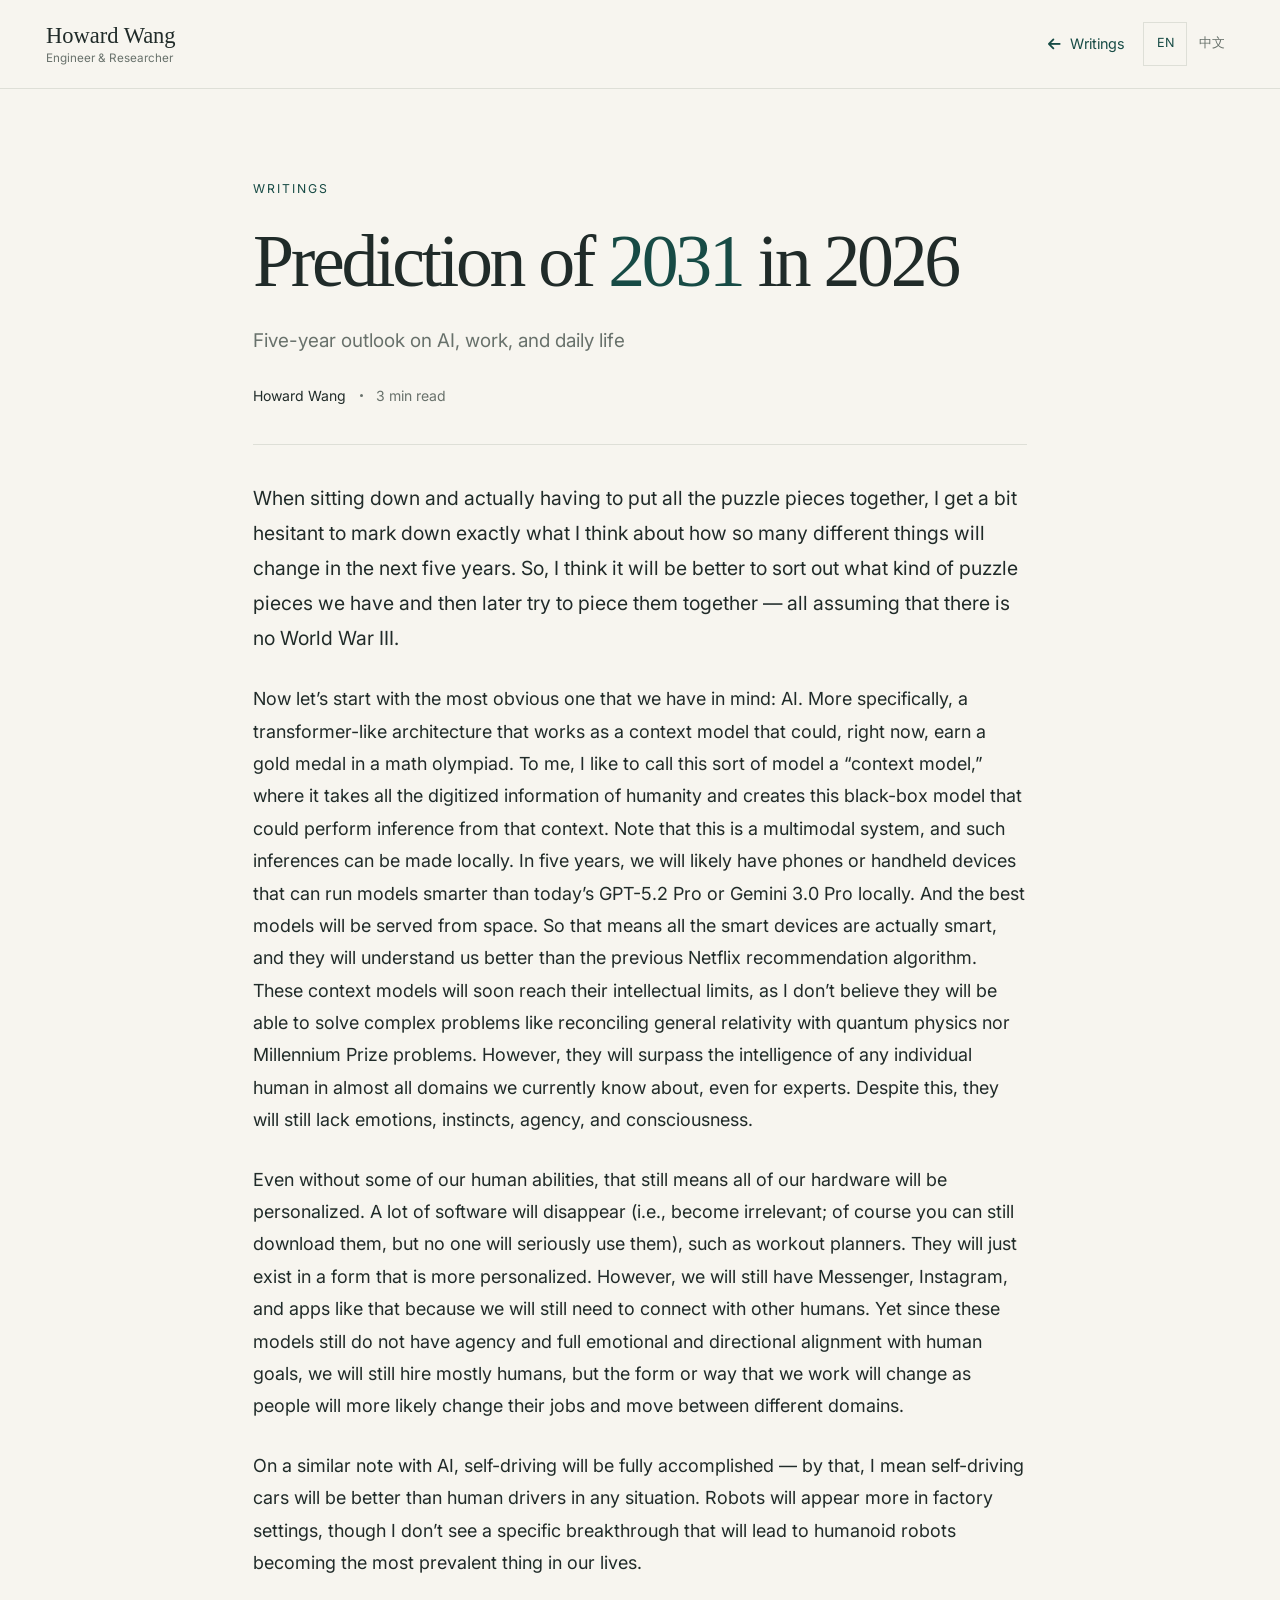
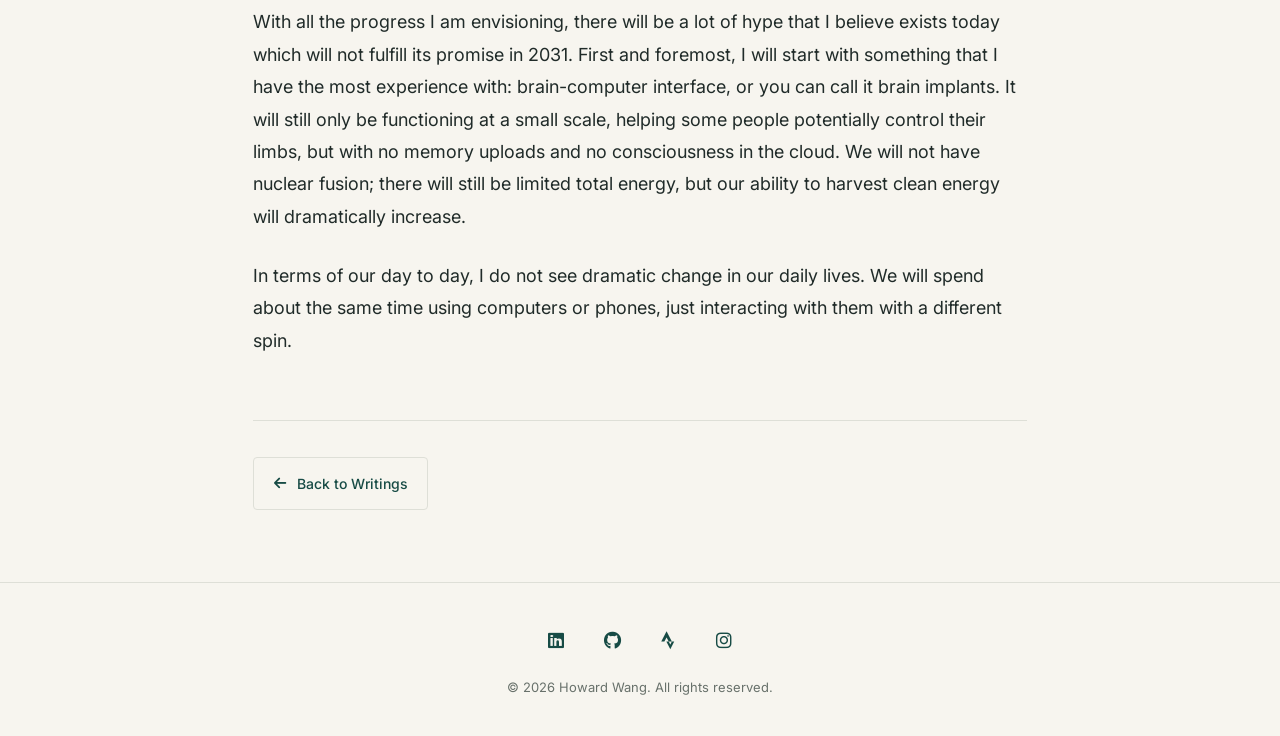
<file: blog/prediction-2031-in-2026.html>
<!DOCTYPE html>
<html lang="en">
<head>
  <meta charset="UTF-8" />
  <meta name="viewport" content="width=device-width, initial-scale=1.0" />
  <meta name="description" content="Prediction of 2031 in 2026 — Howard Wang's five-year outlook on AI, work, and daily life." />
  <meta name="author" content="Howard Wang" />
  <link rel="canonical" href="https://howardwhsrun.github.io/main/blog/prediction-2031-in-2026.html" />
  <meta property="og:type" content="article" />
  <meta property="og:site_name" content="Howard Wang" />
  <meta property="og:title" content="Prediction of 2031 in 2026 — Howard Wang" />
  <meta property="og:description" content="Prediction of 2031 in 2026 — Howard Wang&#x27;s five-year outlook on AI, work, and daily life." />
  <meta property="og:url" content="https://howardwhsrun.github.io/main/blog/prediction-2031-in-2026.html" />
  <meta name="twitter:card" content="summary" />
  <link rel="preconnect" href="https://fonts.googleapis.com" />
  <link rel="preconnect" href="https://fonts.gstatic.com" crossorigin />
  <title>Prediction of 2031 in 2026 — Howard Wang</title>
  <link href="https://fonts.googleapis.com/css2?family=Inter:wght@400;500;600&display=swap" rel="stylesheet" />
  <link rel="stylesheet" href="https://cdnjs.cloudflare.com/ajax/libs/font-awesome/6.4.0/css/all.min.css" />
  <link rel="stylesheet" href="article.css" />
</head>
<body>
  <div class="reading-progress" id="readingProgress" aria-hidden="true"></div>

  <nav class="site-nav" id="siteNav">
    <div class="nav-inner">
      <a class="nav-logo" href="../index.html">
        <span class="logo-text">Howard Wang</span>
        <span class="logo-subtitle">Engineer &amp; Researcher</span>
      </a>
      <div class="nav-actions">
        <a class="back-link" href="../index.html#blog" aria-label="Back to Writings">
          <i class="fas fa-arrow-left"></i>
          <span data-en="Writings" data-zh="随笔">Writings</span>
        </a>
        <div class="lang-toggle">
          <button class="active" type="button" data-lang="en" aria-label="Show navigation in English" aria-pressed="true">EN</button>
          <button type="button" data-lang="zh" aria-label="Show navigation in Chinese" aria-pressed="false">中文</button>
        </div>
      </div>
    </div>
  </nav>

  <header class="article-hero">
    <p class="article-overline" data-en="Writings" data-zh="随笔">Writings</p>
    <h1 class="article-title">Prediction of <span class="grad">2031</span> in 2026</h1>
    <p class="article-subtitle" data-en="Five-year outlook on AI, work, and daily life" data-zh="对人工智能、工作与日常生活的五年展望">Five-year outlook on AI, work, and daily life</p>
    <div class="article-meta">
      <span class="author">Howard Wang</span>
      <span class="dot"></span>
      <span class="read-time" id="readTime">3 min read</span>
    </div>
    <div class="hero-divider"></div>
  </header>

  <main class="article-wrap" id="main-content">
    <article class="article-body reveal">

      <p class="lead">When sitting down and actually having to put all the puzzle pieces together, I get a bit hesitant to mark down exactly what I think about how so many different things will change in the next five years. So, I think it will be better to sort out what kind of puzzle pieces we have and then later try to piece them together — all assuming that there is no World War III.</p>

      <p>Now let&rsquo;s start with the most obvious one that we have in mind: AI. More specifically, a transformer-like architecture that works as a context model that could, right now, earn a gold medal in a math olympiad. To me, I like to call this sort of model a &ldquo;context model,&rdquo; where it takes all the digitized information of humanity and creates this black-box model that could perform inference from that context. Note that this is a multimodal system, and such inferences can be made locally. In five years, we will likely have phones or handheld devices that can run models smarter than today&rsquo;s GPT-5.2 Pro or Gemini 3.0 Pro locally. And the best models will be served from space. So that means all the smart devices are actually smart, and they will understand us better than the previous Netflix recommendation algorithm. These context models will soon reach their intellectual limits, as I don&rsquo;t believe they will be able to solve complex problems like reconciling general relativity with quantum physics nor Millennium Prize problems. However, they will surpass the intelligence of any individual human in almost all domains we currently know about, even for experts. Despite this, they will still lack emotions, instincts, agency, and consciousness.</p>

      <p>Even without some of our human abilities, that still means all of our hardware will be personalized. A lot of software will disappear (i.e., become irrelevant; of course you can still download them, but no one will seriously use them), such as workout planners. They will just exist in a form that is more personalized. However, we will still have Messenger, Instagram, and apps like that because we will still need to connect with other humans. Yet since these models still do not have agency and full emotional and directional alignment with human goals, we will still hire mostly humans, but the form or way that we work will change as people will more likely change their jobs and move between different domains.</p>

      <p>On a similar note with AI, self-driving will be fully accomplished — by that, I mean self-driving cars will be better than human drivers in any situation. Robots will appear more in factory settings, though I don&rsquo;t see a specific breakthrough that will lead to humanoid robots becoming the most prevalent thing in our lives.</p>

      <p>With all the progress I am envisioning, there will be a lot of hype that I believe exists today which will not fulfill its promise in 2031. First and foremost, I will start with something that I have the most experience with: brain-computer interface, or you can call it brain implants. It will still only be functioning at a small scale, helping some people potentially control their limbs, but with no memory uploads and no consciousness in the cloud. We will not have nuclear fusion; there will still be limited total energy, but our ability to harvest clean energy will dramatically increase.</p>

      <p>In terms of our day to day, I do not see dramatic change in our daily lives. We will spend about the same time using computers or phones, just interacting with them with a different spin.</p>

    </article>

    <div class="article-actions">
      <a class="btn btn-ghost" href="../index.html#blog">
        <i class="fas fa-arrow-left"></i>
        <span data-en="Back to Writings" data-zh="返回随笔">Back to Writings</span>
      </a>
    </div>
  </main>

  <footer class="site-footer">
    <div class="social">
      <a href="https://www.linkedin.com/in/howard-wang-00758320a/" target="_blank" rel="noopener noreferrer" aria-label="LinkedIn"><i class="fab fa-linkedin"></i></a>
      <a href="https://github.com/HowardWHSrun" target="_blank" rel="noopener noreferrer" aria-label="GitHub"><i class="fab fa-github"></i></a>
      <a href="https://www.strava.com/athletes/35107207" target="_blank" rel="noopener noreferrer" aria-label="Strava"><i class="fab fa-strava"></i></a>
      <a href="https://www.instagram.com/howardwhs" target="_blank" rel="noopener noreferrer" aria-label="Instagram"><i class="fab fa-instagram"></i></a>
    </div>
    <p>&copy; 2026 Howard Wang. All rights reserved.</p>
  </footer>

  <script src="blog.js"></script>
</body>
</html>
</file>
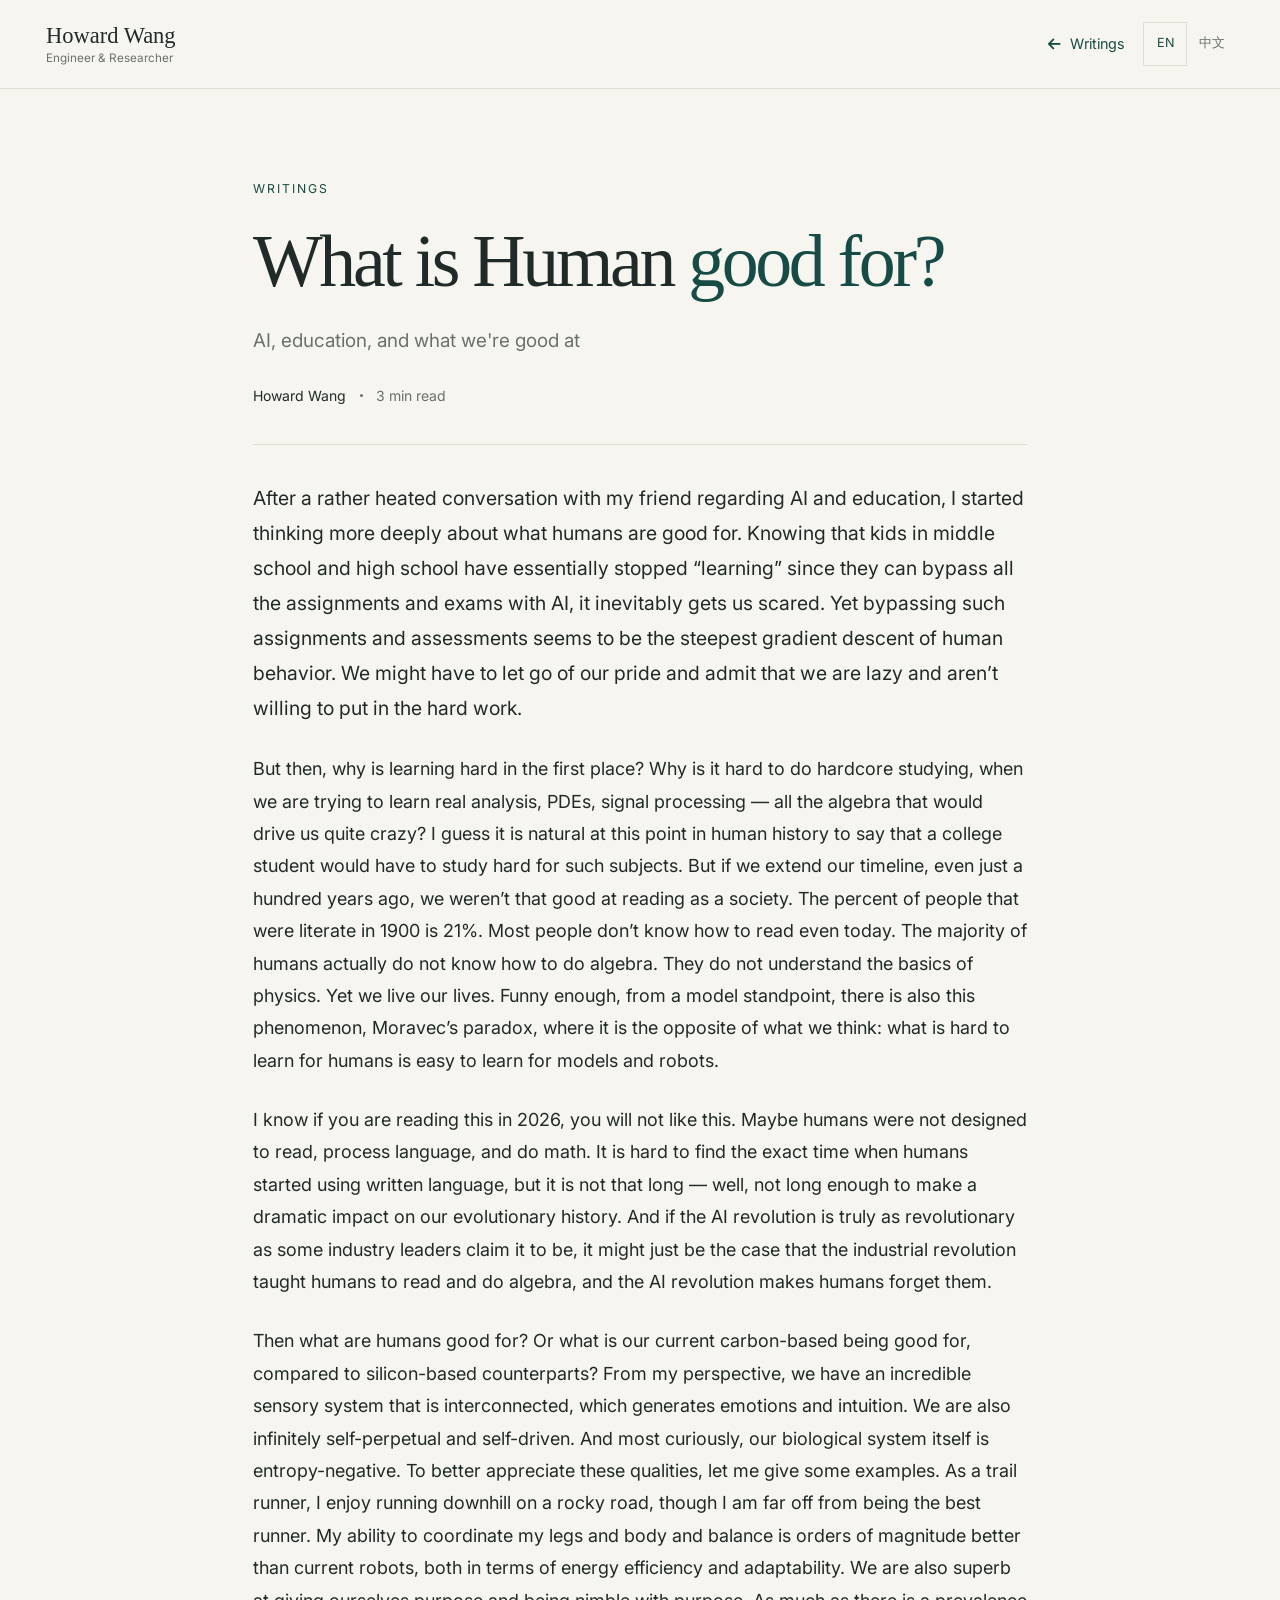
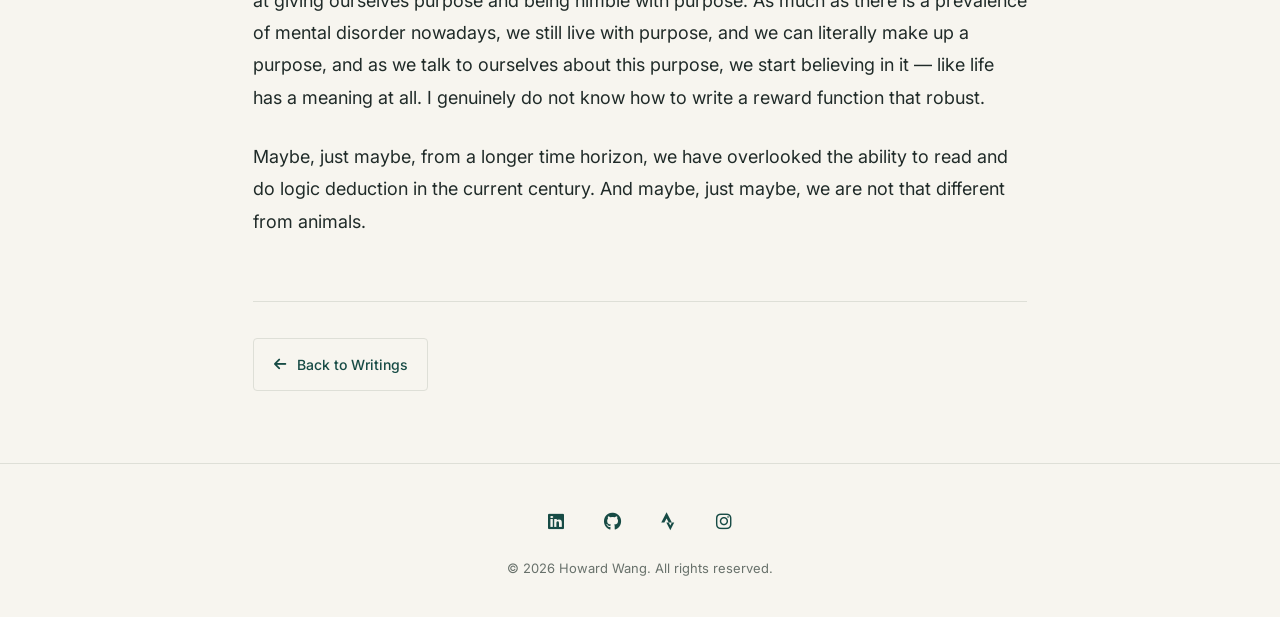
<file: blog/what-is-human-good-for.html>
<!DOCTYPE html>
<html lang="en">
<head>
  <meta charset="UTF-8" />
  <meta name="viewport" content="width=device-width, initial-scale=1.0" />
  <meta name="description" content="What is Human good for? — an essay by Howard Wang on AI, education, and what humans are still good at." />
  <meta name="author" content="Howard Wang" />
  <link rel="canonical" href="https://howardwhsrun.github.io/main/blog/what-is-human-good-for.html" />
  <meta property="og:type" content="article" />
  <meta property="og:site_name" content="Howard Wang" />
  <meta property="og:title" content="What is Human good for? — Howard Wang" />
  <meta property="og:description" content="What is Human good for? — an essay by Howard Wang on AI, education, and what humans are still good at." />
  <meta property="og:url" content="https://howardwhsrun.github.io/main/blog/what-is-human-good-for.html" />
  <meta name="twitter:card" content="summary" />
  <link rel="preconnect" href="https://fonts.googleapis.com" />
  <link rel="preconnect" href="https://fonts.gstatic.com" crossorigin />
  <title>What is Human good for? — Howard Wang</title>
  <link href="https://fonts.googleapis.com/css2?family=Inter:wght@400;500;600&display=swap" rel="stylesheet" />
  <link rel="stylesheet" href="https://cdnjs.cloudflare.com/ajax/libs/font-awesome/6.4.0/css/all.min.css" />
  <link rel="stylesheet" href="article.css" />
</head>
<body>
  <div class="reading-progress" id="readingProgress" aria-hidden="true"></div>

  <nav class="site-nav" id="siteNav">
    <div class="nav-inner">
      <a class="nav-logo" href="../index.html">
        <span class="logo-text">Howard Wang</span>
        <span class="logo-subtitle">Engineer &amp; Researcher</span>
      </a>
      <div class="nav-actions">
        <a class="back-link" href="../index.html#blog" aria-label="Back to Writings">
          <i class="fas fa-arrow-left"></i>
          <span data-en="Writings" data-zh="随笔">Writings</span>
        </a>
        <div class="lang-toggle">
          <button class="active" type="button" data-lang="en" aria-label="Show navigation in English" aria-pressed="true">EN</button>
          <button type="button" data-lang="zh" aria-label="Show navigation in Chinese" aria-pressed="false">中文</button>
        </div>
      </div>
    </div>
  </nav>

  <header class="article-hero">
    <p class="article-overline" data-en="Writings" data-zh="随笔">Writings</p>
    <h1 class="article-title">What is Human <span class="grad">good for?</span></h1>
    <p class="article-subtitle" data-en="AI, education, and what we're good at" data-zh="人工智能、教育与人之所长">AI, education, and what we&rsquo;re good at</p>
    <div class="article-meta">
      <span class="author">Howard Wang</span>
      <span class="dot"></span>
      <span class="read-time" id="readTime">3 min read</span>
    </div>
    <div class="hero-divider"></div>
  </header>

  <main class="article-wrap" id="main-content">
    <article class="article-body reveal">

      <p class="lead">After a rather heated conversation with my friend regarding AI and education, I started thinking more deeply about what humans are good for. Knowing that kids in middle school and high school have essentially stopped &ldquo;learning&rdquo; since they can bypass all the assignments and exams with AI, it inevitably gets us scared. Yet bypassing such assignments and assessments seems to be the steepest gradient descent of human behavior. We might have to let go of our pride and admit that we are lazy and aren&rsquo;t willing to put in the hard work.</p>

      <p>But then, why is learning hard in the first place? Why is it hard to do hardcore studying, when we are trying to learn real analysis, PDEs, signal processing — all the algebra that would drive us quite crazy? I guess it is natural at this point in human history to say that a college student would have to study hard for such subjects. But if we extend our timeline, even just a hundred years ago, we weren&rsquo;t that good at reading as a society. The percent of people that were literate in 1900 is 21%. Most people don&rsquo;t know how to read even today. The majority of humans actually do not know how to do algebra. They do not understand the basics of physics. Yet we live our lives. Funny enough, from a model standpoint, there is also this phenomenon, Moravec&rsquo;s paradox, where it is the opposite of what we think: what is hard to learn for humans is easy to learn for models and robots.</p>

      <p>I know if you are reading this in 2026, you will not like this. Maybe humans were not designed to read, process language, and do math. It is hard to find the exact time when humans started using written language, but it is not that long — well, not long enough to make a dramatic impact on our evolutionary history. And if the AI revolution is truly as revolutionary as some industry leaders claim it to be, it might just be the case that the industrial revolution taught humans to read and do algebra, and the AI revolution makes humans forget them.</p>

      <p>Then what are humans good for? Or what is our current carbon-based being good for, compared to silicon-based counterparts? From my perspective, we have an incredible sensory system that is interconnected, which generates emotions and intuition. We are also infinitely self-perpetual and self-driven. And most curiously, our biological system itself is entropy-negative. To better appreciate these qualities, let me give some examples. As a trail runner, I enjoy running downhill on a rocky road, though I am far off from being the best runner. My ability to coordinate my legs and body and balance is orders of magnitude better than current robots, both in terms of energy efficiency and adaptability. We are also superb at giving ourselves purpose and being nimble with purpose. As much as there is a prevalence of mental disorder nowadays, we still live with purpose, and we can literally make up a purpose, and as we talk to ourselves about this purpose, we start believing in it — like life has a meaning at all. I genuinely do not know how to write a reward function that robust.</p>

      <p>Maybe, just maybe, from a longer time horizon, we have overlooked the ability to read and do logic deduction in the current century. And maybe, just maybe, we are not that different from animals.</p>

    </article>

    <div class="article-actions">
      <a class="btn btn-ghost" href="../index.html#blog">
        <i class="fas fa-arrow-left"></i>
        <span data-en="Back to Writings" data-zh="返回随笔">Back to Writings</span>
      </a>
    </div>
  </main>

  <footer class="site-footer">
    <div class="social">
      <a href="https://www.linkedin.com/in/howard-wang-00758320a/" target="_blank" rel="noopener noreferrer" aria-label="LinkedIn"><i class="fab fa-linkedin"></i></a>
      <a href="https://github.com/HowardWHSrun" target="_blank" rel="noopener noreferrer" aria-label="GitHub"><i class="fab fa-github"></i></a>
      <a href="https://www.strava.com/athletes/35107207" target="_blank" rel="noopener noreferrer" aria-label="Strava"><i class="fab fa-strava"></i></a>
      <a href="https://www.instagram.com/howardwhs" target="_blank" rel="noopener noreferrer" aria-label="Instagram"><i class="fab fa-instagram"></i></a>
    </div>
    <p>&copy; 2026 Howard Wang. All rights reserved.</p>
  </footer>

  <script src="blog.js"></script>
</body>
</html>
</file>
<file: blog/article.css>
/* Howard Wang — a quiet, readable home for long-form writing. */
:root {
  color-scheme: light;
  --article-bg: #f7f5ef;
  --article-text: #202b29;
  --article-muted: #68716b;
  --article-accent: #174b45;
  --article-border: #dedfd7;
  --article-width: 46rem;
  --font-body: Inter, -apple-system, BlinkMacSystemFont, "Segoe UI", sans-serif;
  --font-heading: Georgia, "Times New Roman", serif;
}

* { box-sizing: border-box; }

html {
  font-size: 18px;
  scroll-behavior: smooth;
  scroll-padding-top: 5rem;
}

body {
  margin: 0;
  min-height: 100vh;
  background: var(--article-bg);
  color: var(--article-text);
  font-family: var(--font-body);
  line-height: 1.8;
  -webkit-font-smoothing: antialiased;
}

::selection { color: var(--article-text); background: #d9e6dd; }

a { color: var(--article-accent); text-underline-offset: 0.2em; }
a:hover { text-decoration-thickness: 2px; }
a:focus-visible,
button:focus-visible {
  outline: 2px solid var(--article-accent);
  outline-offset: 5px;
  border-radius: 2px;
}

.article-header,
.article-hero,
.article-body,
.article-wrap {
  width: 100%;
  max-width: var(--article-width);
  margin-inline: auto;
  padding-inline: 1.5rem;
}

.article-header { padding-top: 2rem; padding-bottom: 1.75rem; }

.article-back {
  display: inline-flex;
  align-items: center;
  gap: 0.5rem;
  min-height: 44px;
  margin-bottom: clamp(2.5rem, 7vw, 5rem);
  font-size: 0.82rem;
  font-weight: 500;
  text-decoration: none;
}

.article-back:hover { text-decoration: underline; }

.article-title {
  margin: 0 0 1.35rem;
  font-family: var(--font-heading);
  font-size: clamp(2.5rem, 5.8vw, 4.1rem);
  font-weight: 400;
  line-height: 1.08;
  letter-spacing: -0.045em;
  text-wrap: balance;
  overflow-wrap: break-word;
}

.article-title .grad { color: var(--article-accent); }

.article-date,
.article-subtitle {
  margin: 0.4rem 0 0;
  color: var(--article-muted);
  font-size: 0.85rem;
  line-height: 1.6;
}

.article-subtitle { font-size: 1.05rem; }

.article-header::after {
  content: "";
  display: block;
  width: 100%;
  margin-top: 2rem;
  border-bottom: 1px solid var(--article-border);
}

.article-body {
  padding-top: 0.5rem;
  padding-bottom: 6rem;
  font-size: 1rem;
  overflow-wrap: break-word;
}

/* Reading never depends on JavaScript or a scroll animation. */
.article-body.reveal { opacity: 1 !important; transform: none !important; }

.article-body p { margin: 0 0 1.5rem; }
.article-body p:last-child { margin-bottom: 0; }
.article-body .lead { font-size: 1.08rem; line-height: 1.8; }
.article-body strong { font-weight: 600; }

.article-body h2,
.article-body h3 {
  font-family: var(--font-heading);
  font-weight: 400;
  line-height: 1.25;
  text-wrap: balance;
  letter-spacing: -0.025em;
}

.article-body h2 { margin: 2.8rem 0 1rem; font-size: 1.8rem; }
.article-body h3 { margin: 2rem 0 0.8rem; font-size: 1.4rem; }

.article-body a { text-decoration: underline; text-decoration-thickness: 1px; }
.article-body a:hover { text-decoration-thickness: 2px; }

.article-body ul,
.article-body ol { margin: 0 0 1.5rem; padding-left: 1.4rem; }
.article-body li { padding-left: 0.25rem; margin-bottom: 0.65rem; }
.article-body li::marker { color: var(--article-accent); }

.article-body blockquote {
  margin: 2rem 0;
  padding: 0.4rem 0 0.4rem 1.4rem;
  border-left: 2px solid var(--article-accent);
  font-family: var(--font-heading);
  font-size: 1.22rem;
  line-height: 1.65;
}

.article-body blockquote p:last-child { margin-bottom: 0; }
.article-body img { display: block; max-width: 100%; height: auto; }
.article-body figure { margin: 2rem 0; }
.article-body figcaption { margin-top: 0.65rem; color: var(--article-muted); font-size: 0.8rem; }
.article-body hr { margin: 2.5rem 0; border: 0; border-top: 1px solid var(--article-border); }
.article-body pre { max-width: 100%; padding: 1rem; overflow-x: auto; background: #eeeee6; }

/* Shared navigation for articles with the full site header. */
.reading-progress {
  position: fixed;
  top: 0;
  left: 0;
  z-index: 100;
  height: 3px;
  width: 0;
  background: var(--article-accent);
}

.site-nav { border-bottom: 1px solid var(--article-border); }
.nav-inner {
  display: flex;
  align-items: center;
  justify-content: space-between;
  gap: 1.5rem;
  max-width: 70rem;
  margin: 0 auto;
  padding: 1.15rem 2rem;
}

.nav-logo { color: var(--article-text); text-decoration: none; line-height: 1.35; }
.logo-text { display: block; font-family: var(--font-heading); font-size: 1.25rem; }
.logo-subtitle { display: block; color: var(--article-muted); font-size: 0.65rem; }
.nav-actions { display: flex; align-items: center; gap: 1rem; }
.back-link {
  display: inline-flex;
  align-items: center;
  gap: 0.5rem;
  min-height: 44px;
  font-size: 0.8rem;
  text-decoration: none;
}
.back-link:hover { text-decoration: underline; }

.lang-toggle { display: flex; gap: 0.15rem; }
.lang-toggle button {
  min-width: 44px;
  min-height: 44px;
  padding: 0.35rem;
  border: 1px solid transparent;
  background: transparent;
  color: var(--article-muted);
  font: inherit;
  font-size: 0.7rem;
  cursor: pointer;
}
.lang-toggle button.active { border-color: var(--article-border); color: var(--article-accent); }

.article-hero { padding-top: clamp(3rem, 7vw, 5rem); padding-bottom: 2rem; }
.article-overline { margin: 0 0 1.2rem; color: var(--article-accent); font-size: 0.68rem; letter-spacing: 0.16em; text-transform: uppercase; }
.article-meta { display: flex; align-items: center; flex-wrap: wrap; gap: 0.75rem; margin-top: 1.5rem; color: var(--article-muted); font-size: 0.78rem; }
.article-meta .author { color: var(--article-text); }
.article-meta .dot { width: 3px; height: 3px; background: var(--article-muted); border-radius: 50%; }
.hero-divider { margin-top: 2rem; border-top: 1px solid var(--article-border); }
.article-wrap { padding-bottom: 4rem; }
.article-wrap .article-body { padding: 0 0 0.5rem; }

.article-body .schedule-list { padding: 0; list-style: none; }
.article-body .schedule-list li { display: flex; align-items: baseline; gap: 1rem; padding: 0.85rem 0; margin: 0; border-bottom: 1px solid var(--article-border); }
.article-body .schedule-list .key { flex: 0 0 5.5rem; color: var(--article-accent); font-size: 0.8rem; font-weight: 600; }

.article-actions { display: flex; flex-wrap: wrap; gap: 0.75rem; margin-top: 3rem; padding-top: 2rem; border-top: 1px solid var(--article-border); }
.btn { display: inline-flex; align-items: center; justify-content: center; gap: 0.6rem; min-height: 46px; padding: 0.7rem 1.1rem; border: 1px solid var(--article-border); border-radius: 4px; font-size: 0.78rem; font-weight: 500; text-decoration: none; }
.btn-primary { background: var(--article-accent); border-color: var(--article-accent); color: var(--article-bg); }
.btn-primary:hover { background: #103e38; }
.btn-ghost:hover { border-color: var(--article-accent); background: #eeeee6; }

.site-footer { padding: 2rem 1.5rem; border-top: 1px solid var(--article-border); color: var(--article-muted); text-align: center; font-size: 0.72rem; }
.site-footer p { margin: 0.75rem 0 0; }
.site-footer .social { display: flex; justify-content: center; gap: 0.65rem; }
.site-footer .social a { display: inline-flex; align-items: center; justify-content: center; width: 44px; height: 44px; color: var(--article-accent); font-size: 1rem; text-decoration: none; }
.site-footer .social a:hover { background: #eeeee6; border-radius: 50%; }

@media (max-width: 600px) {
  html { font-size: 17px; }
  .article-header,
  .article-hero,
  .article-body,
  .article-wrap { padding-inline: 1.25rem; }
  .article-header { padding-top: 1rem; }
  .article-back { margin-bottom: 2.5rem; }
  .article-title { font-size: clamp(2.15rem, 9vw, 3.2rem); letter-spacing: -0.035em; }
  .article-body { padding-bottom: 4rem; }
  .article-body h2 { font-size: 1.65rem; }
  .article-body .lead { font-size: 1rem; }
  .nav-inner { flex-wrap: wrap; padding: 0.85rem 1.25rem; gap: 0.7rem; }
  .nav-actions { gap: 0.5rem; }
  .logo-subtitle { display: none; }
  .logo-text { font-size: 1.1rem; }
  .article-hero { padding-top: 3rem; }
  .article-body .schedule-list li { display: block; }
  .article-body .schedule-list .key { display: block; margin-bottom: 0.2rem; }
  .article-actions .btn { flex: 1 1 auto; }
}

@media (prefers-reduced-motion: reduce) {
  html { scroll-behavior: auto; }
  *, *::before, *::after { animation: none !important; transition: none !important; }
}

@media print {
  html { font-size: 11pt; }
  body { background: white; color: black; }
  .site-nav, .reading-progress, .article-back, .article-actions, .site-footer { display: none; }
  .article-header, .article-hero { padding-top: 0; }
  .article-body { padding-bottom: 0; }
  .article-body h2, .article-body h3 { break-after: avoid; }
  .article-body p { orphans: 3; widows: 3; }
  a { color: inherit; }
}
</file>
